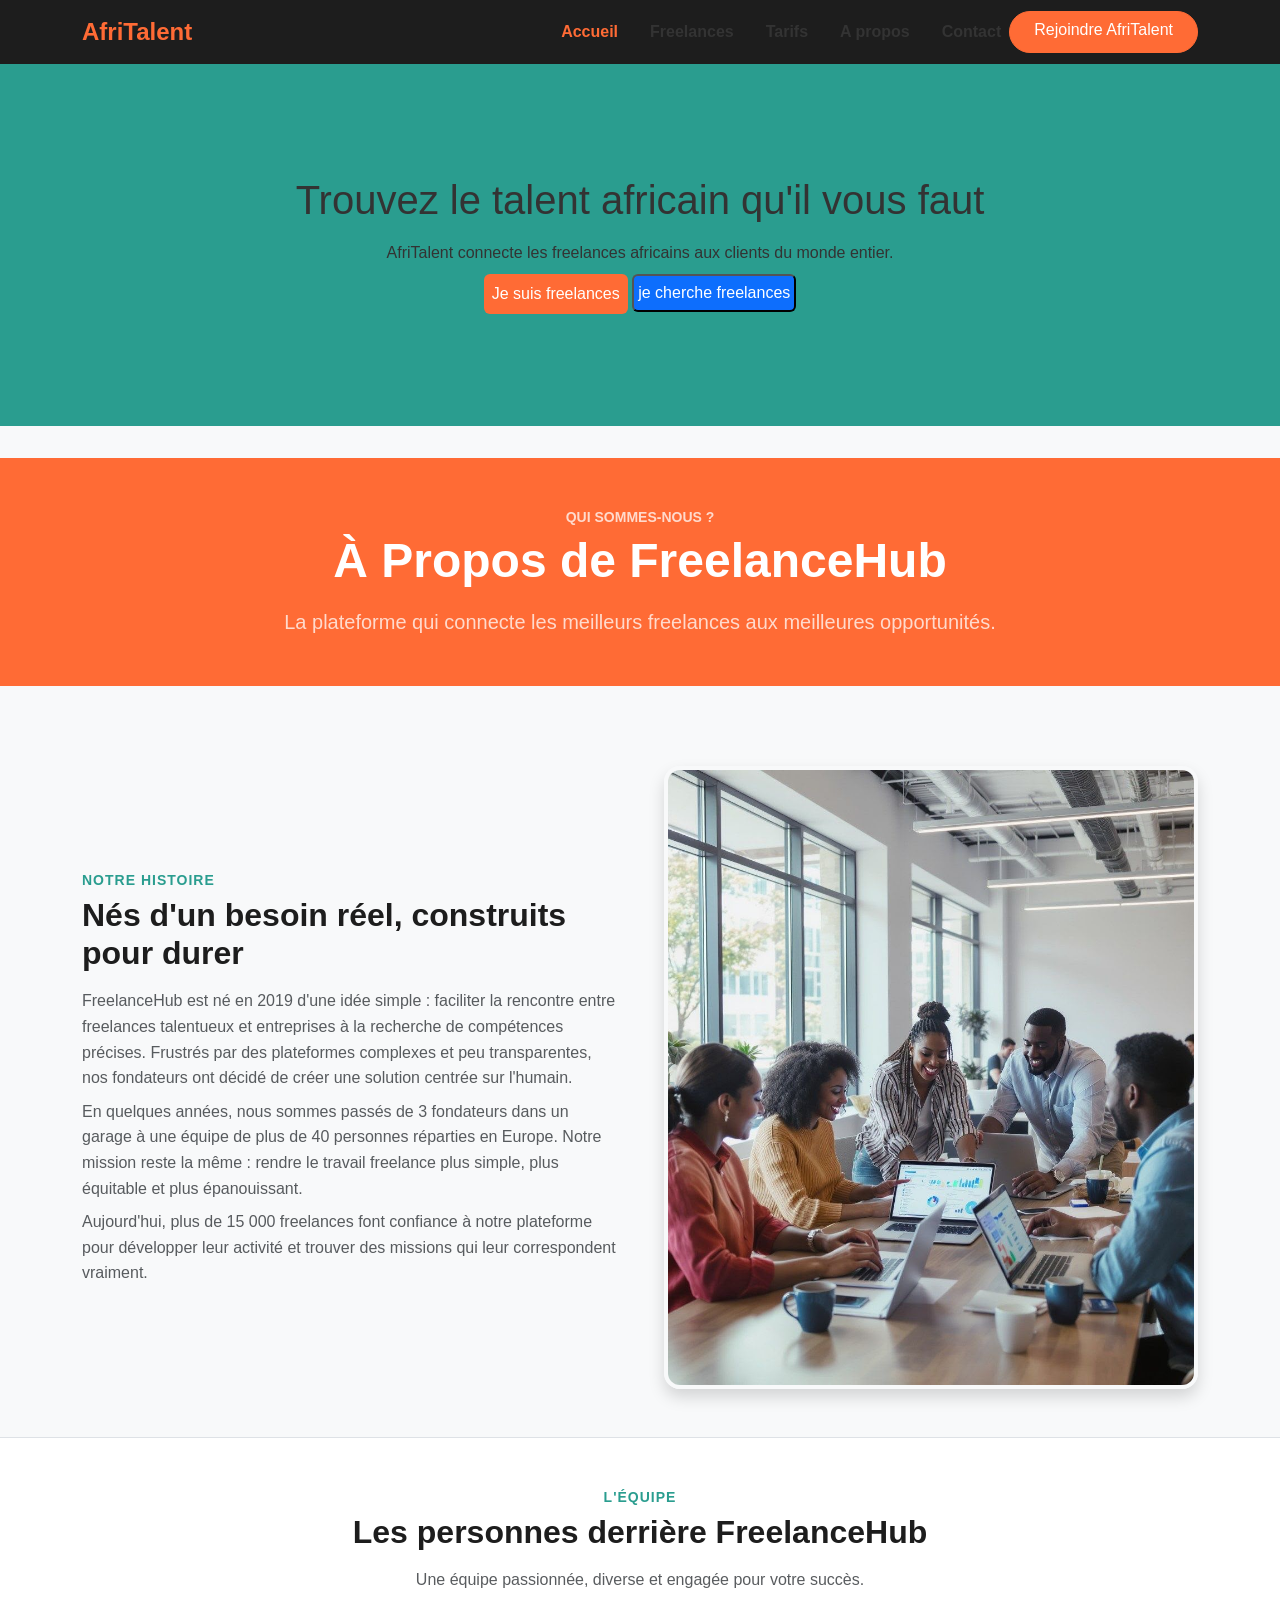
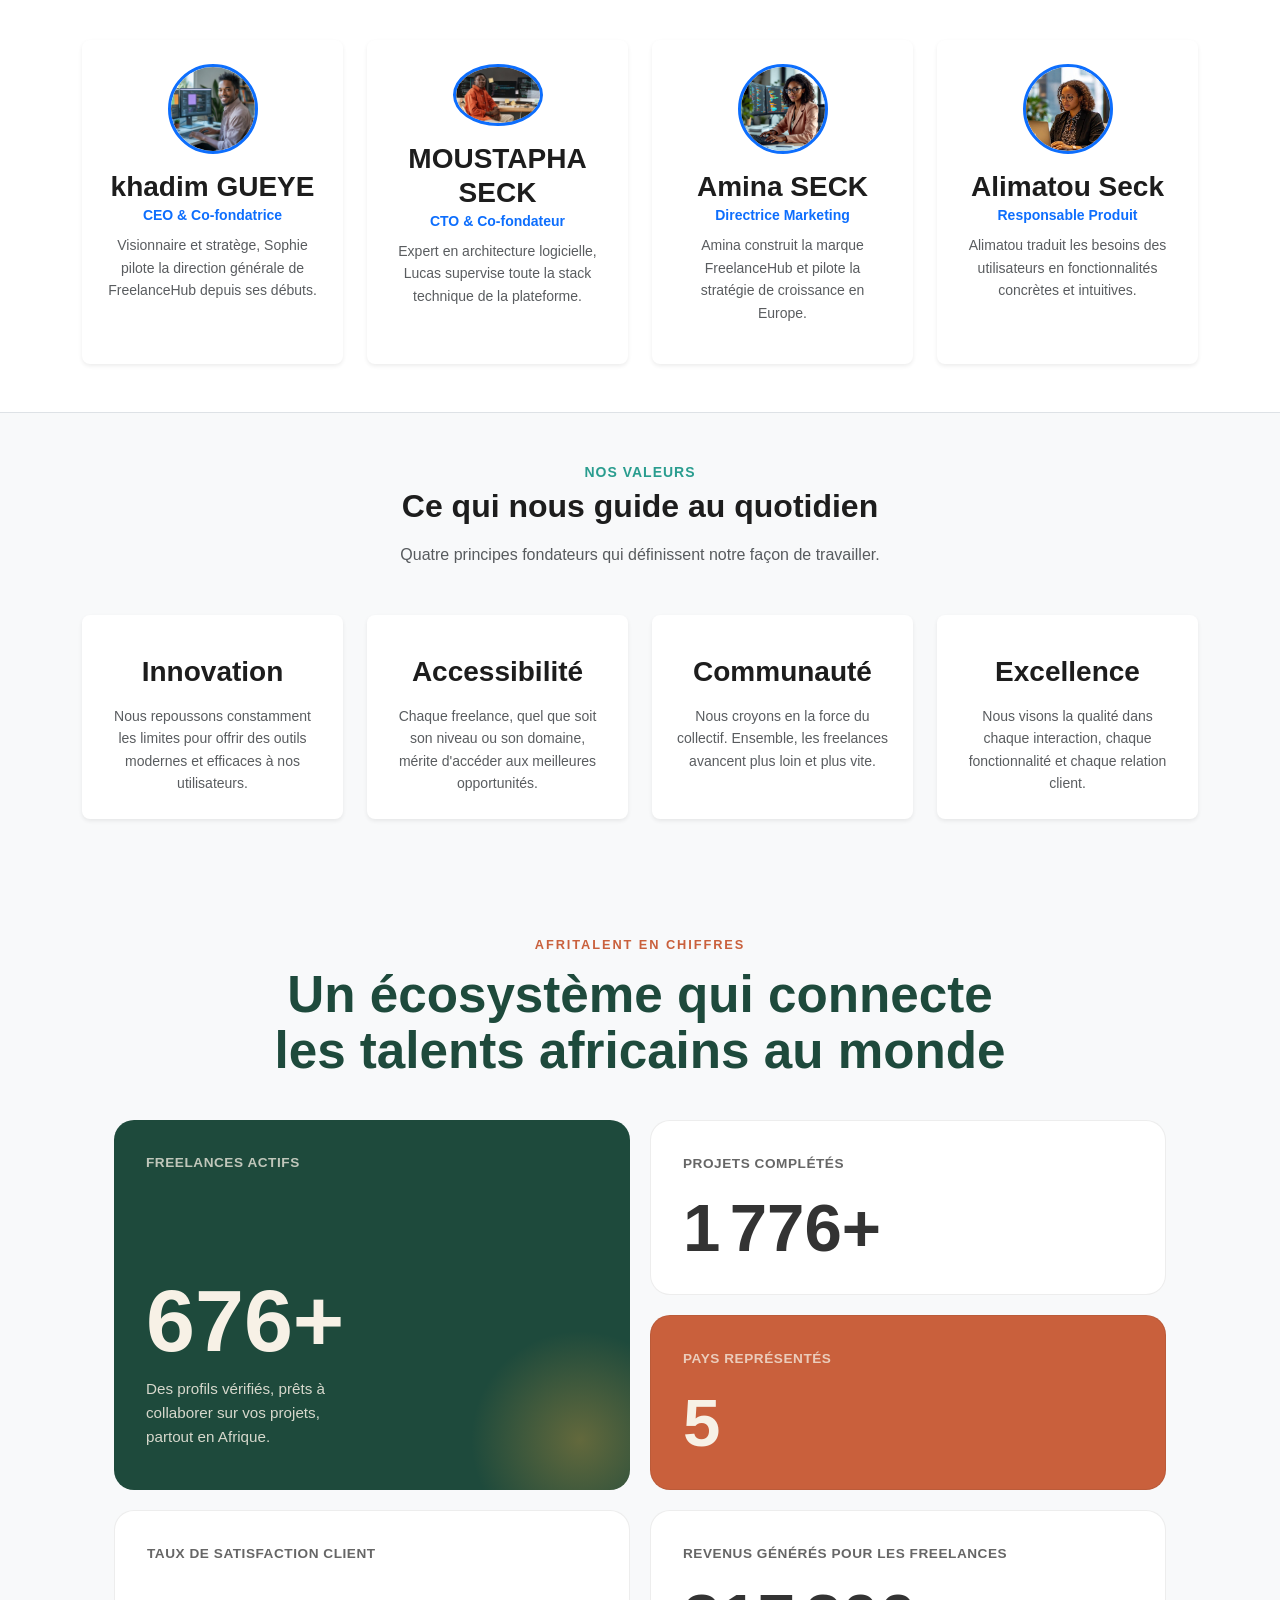
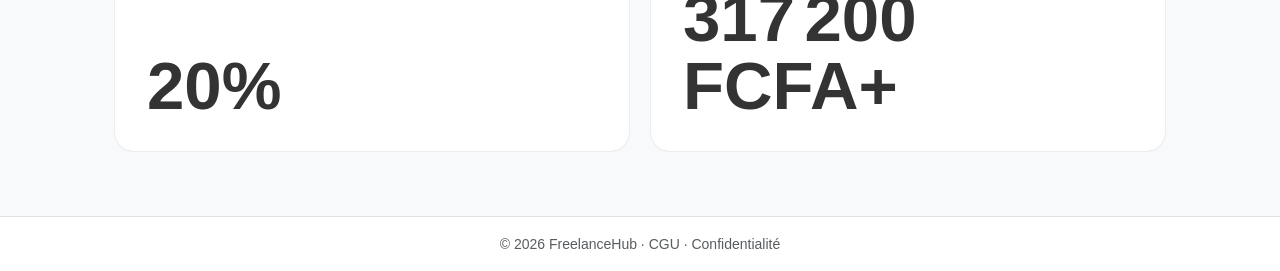
<file: about.html>
<!DOCTYPE html>
<html lang="fr">
<head> 
<meta charset="UTF-8"> 
<meta name="viewport" content="width=device-width, initial-scale=1.0"> 
<title>AfriTalent — Accueil</title> 
<!-- Bootstrap 5 via CDN : feuille de style --> 
<link 
href="https://cdn.jsdelivr.net/npm/bootstrap@5.3.0/dist/css/bootstrap.min.css" 
rel="stylesheet"> 
<!-- Votre feuille de style personnelle --> 
<link rel="stylesheet" href="css/style.css">
</head>
<body> 
<!-- Le contenu de la page sera ajoute ici --> 
<!-- Bootstrap 5 via CDN : script JavaScript --> 
<script 
src="https://cdn.jsdelivr.net/npm/bootstrap@5.3.0/dist/js/bootstrap.bundle.min.js"
></script> 
<!-- Votre script JavaScript --> 
<script src="js/main.js"></script>

<nav class="navbar navbar-expand-lg navbar-dark bg-dark"> 
<div class="container"> 
<a class="navbar-brand" href="index.html">AfriTalent</a> 
<button class="navbar-toggler" type="button" 
data-bs-toggle="collapse" 
data-bs-target="#navMenu" 
aria-controls="navMenu" 
aria-expanded="false" 
aria-label="Toggle navigation"> 
<span class="navbar-toggler-icon"></span> 
</button> 
<div class="collapse navbar-collapse" id="navMenu"> 
<ul class="navbar-nav ms-auto"> 
<li class="nav-item"><a class="nav-link active" 
href="index.html">Accueil</a></li> 
<li class="nav-item"><a class="nav-link" 
href="freelances.html">Freelances</a></li> 
<li class="nav-item"><a class="nav-link" 
href="tarifs.html">Tarifs</a></li> 
<li class="nav-item"><a class="nav-link" href="about.html">A 
propos</a></li> <li class="nav-item"><a class="nav-link" 
href="contact.html">Contact</a></li> 
<a href="index.html" class="btn btn-primary rounded-pill px-4">Rejoindre AfriTalent</a>

</ul> 
</div>


</div> 
</nav> 
<!-- Contenu principal --> 
<main> 
<!-- Section Hero : accroche principale --> 
<section id="hero"> 
<div class="container py-5"> 
<h1>Trouvez le talent africain qu'il vous faut</h1> 
<p>AfriTalent connecte les freelances africains aux clients du 
monde entier.</p> 
<a href="freelances.html" class="btn btn-primary  p-2 rounded">Je suis freelances</a> 
<button class="text-white bg-primary p-1 rounded">je cherche freelances</button>
</div> 
</section> 
<section>
  <div class="bg-primary text-white text-center py-5">
    <div class="container">
      <p class="text-uppercase fw-bold small opacity-75 mb-1">Qui sommes-nous ?</p>
      <h1 class="display-5 fw-bold">À Propos de FreelanceHub</h1>
      <p class="lead opacity-75 mb-0">La plateforme qui connecte les meilleurs freelances aux meilleures opportunités.</p>
    </div>
  </div>
</section>

  <!-- notre histoire-->
  <div class="container py-5">
    <div class="row align-items-center g-5">
      <div class="col-12 col-lg-6">
        <p class="text-primary text-uppercase fw-bold small mb-1">Notre Histoire</p>
        <h2 class="fw-bold mb-3">Nés d'un besoin réel, construits pour durer</h2>
        <p class="text-muted">
          FreelanceHub est né en 2019 d'une idée simple : faciliter la rencontre entre freelances talentueux et entreprises à la recherche de compétences précises. Frustrés par des plateformes complexes et peu transparentes, nos fondateurs ont décidé de créer une solution centrée sur l'humain.
        </p>
        <p class="text-muted">
          En quelques années, nous sommes passés de 3 fondateurs dans un garage à une équipe de plus de 40 personnes réparties en Europe. Notre mission reste la même : rendre le travail freelance plus simple, plus équitable et plus épanouissant.
        </p>
        <p class="text-muted mb-0">
          Aujourd'hui, plus de 15 000 freelances font confiance à notre plateforme pour développer leur activité et trouver des missions qui leur correspondent vraiment.
        </p>
      </div>
      <div class="col-12 col-lg-6 text-center">
        <img
          src="images/histoire.jpeg"
          alt="Notre histoire"
          class="img-fluid rounded-4 shadow"
        >
      </div>
    </div>
  </div>

  <!-- L'ÉQUIPE -->
  <div class="bg-white py-5 border-top border-bottom">
    <div class="container">
      <div class="text-center mb-5">
        <p class="text-primary text-uppercase fw-bold small mb-1">L'équipe</p>
        <h2 class="fw-bold">Les personnes derrière FreelanceHub</h2>
        <p class="text-muted">Une équipe passionnée, diverse et engagée pour votre succès.</p>
      </div>

      <div class="row g-4 justify-content-center">

        <!-- Membre 1 -->
        <div class="col-12 col-sm-6 col-lg-3">
          <div class="card border-0 shadow-sm text-center h-100">
            <div class="card-body p-4">
              <img
                src="images/about2.jpeg"
                alt="nos menbre"
                class="rounded-circle mb-3 border border-3 border-primary"
                width="90" height="90"
              >
              <h3 class="fw-bold mb-0">khadim GUEYE</h3>
              <p class="text-primary small fw-semibold mb-2">CEO & Co-fondatrice</p>
              <p class="text-muted small mb-3">Visionnaire et stratège, Sophie pilote la direction générale de FreelanceHub depuis ses débuts.</p>
              <div class="d-flex justify-content-center gap-3">
                <a href="#" class="text-muted fs-5"><i class="bi bi-linkedin"></i></a>
                <a href="#" class="text-muted fs-5"><i class="bi bi-twitter-x"></i></a>
                <a href="#" class="text-muted fs-5"><i class="bi bi-globe"></i></a>
              </div>
            </div>
          </div>
        </div>

        <!-- Membre 2 -->
        <div class="col-12 col-sm-6 col-lg-3">
          <div class="card border-0 shadow-sm text-center h-100">
            <div class="card-body p-4">
              <img
                src="images/About1.jpeg"
                alt="nos menbre"
                class="rounded-circle mb-3 border border-3 border-primary"
                width="90" height="90"
              >
              <h3 class="fw-bold mb-0">MOUSTAPHA SECK</h3>
              <p class="text-primary small fw-semibold mb-2">CTO & Co-fondateur</p>
              <p class="text-muted small mb-3">Expert en architecture logicielle, Lucas supervise toute la stack technique de la plateforme.</p>
              <div class="d-flex justify-content-center gap-3">
                <a href="#" class="text-muted fs-5"><i class="bi bi-linkedin"></i></a>
                <a href="#" class="text-muted fs-5"><i class="bi bi-github"></i></a>
                <a href="#" class="text-muted fs-5"><i class="bi bi-twitter-x"></i></a>
              </div>
            </div>
          </div>
        </div>

        <!-- Membre 3 -->
        <div class="col-12 col-sm-6 col-lg-3">
          <div class="card border-0 shadow-sm text-center h-100">
            <div class="card-body p-4">
              <img
                src="images/about3.jpeg"
                alt=" nos menbre" class="rounded-circle mb-3 border border-3 border-primary"
                  width="90" height="90"
              >
              <h3 class="fw-bold mb-0">Amina SECK</h3>
              <p class="text-primary small fw-semibold mb-2">Directrice Marketing</p>
              <p class="text-muted small mb-3">Amina construit la marque FreelanceHub et pilote la stratégie de croissance en Europe.</p>
              <div class="d-flex justify-content-center gap-3">
                <a href="#" class="text-muted fs-5"><i class="bi bi-linkedin"></i></a>
                <a href="#" class="text-muted fs-5"><i class="bi bi-instagram"></i></a>
                <a href="#" class="text-muted fs-5"><i class="bi bi-twitter-x"></i></a>
              </div>
            </div>
          </div>
        </div>

        <!-- Membre 4 -->
        <div class="col-12 col-sm-6 col-lg-3">
          <div class="card border-0 shadow-sm text-center h-100">
            <div class="card-body p-4">
              <img
                src="images/about4.jpeg"
                alt=""
                class="rounded-circle mb-3 border border-3 border-primary"
                width="90" height="90"
              >
              <h3 class="fw-bold mb-0">Alimatou Seck</h3>
              <p class="text-primary small fw-semibold mb-2">Responsable Produit</p>
              <p class="text-muted small mb-3">Alimatou  traduit les besoins des utilisateurs en fonctionnalités concrètes et intuitives.</p>
              <div class="d-flex justify-content-center gap-3">
                <a href="#" class="text-muted fs-5"><i class="bi bi-linkedin"></i></a>
                <a href="#" class="text-muted fs-5"><i class="bi bi-twitter-x"></i></a>
                <a href="#" class="text-muted fs-5"><i class="bi bi-globe"></i></a>
              </div>
            </div>
          </div>
        </div>

      </div>
    </div>
  </div>

  <!-- NOS VALEURS -->
  <div class="container py-5">
    <div class="text-center mb-5">
      <p class="text-primary text-uppercase fw-bold small mb-1">Nos Valeurs</p>
      <h2 class="fw-bold">Ce qui nous guide au quotidien</h2>
      <p class="text-muted">Quatre principes fondateurs qui définissent notre façon de travailler.</p>
    </div>

    <div class="row g-4">

      <div class="col-12 col-sm-6 col-lg-3">
        <div class="card border-0 shadow-sm h-100 text-center p-4">
          <div class="text-primary mb-3 fs-1">
            <i class="bi bi-lightbulb-fill"></i>
          </div>
          <h3 class="fw-bold">Innovation</h3>
          <p class="text-muted small mb-0">Nous repoussons constamment les limites pour offrir des outils modernes et efficaces à nos utilisateurs.</p>
        </div>
      </div>

      <div class="col-12 col-sm-6 col-lg-3">
        <div class="card border-0 shadow-sm h-100 text-center p-4">
          <div class="text-success mb-3 fs-1">
            <i class="bi bi-universal-access-circle"></i>
          </div>
          <h3 class="fw-bold">Accessibilité</h3>
          <p class="text-muted small mb-0">Chaque freelance, quel que soit son niveau ou son domaine, mérite d'accéder aux meilleures opportunités.</p>
        </div>
      </div>

      <div class="col-12 col-sm-6 col-lg-3">
        <div class="card border-0 shadow-sm h-100 text-center p-4">
          <div class="text-warning mb-3 fs-1">
            <i class="bi bi-people-fill"></i>
          </div>
          <h3 class="fw-bold">Communauté</h3>
          <p class="text-muted small mb-0">Nous croyons en la force du collectif. Ensemble, les freelances avancent plus loin et plus vite.</p>
        </div>
      </div>

      <div class="col-12 col-sm-6 col-lg-3">
        <div class="card border-0 shadow-sm h-100 text-center p-4">
          <div class="text-danger mb-3 fs-1">
            <i class="bi bi-trophy-fill"></i>
          </div>
          <h3 class="fw-bold">Excellence</h3>
          <p class="text-muted small mb-0">Nous visons la qualité dans chaque interaction, chaque fonctionnalité et chaque relation client.</p>
        </div>
      </div>

    </div>
  </div>

  <section class="stats-section">

  <div class="stats-header fade-in">
    <span class="eyebrow">AfriTalent en chiffres</span>
    <h2>Un écosystème qui connecte<br>les talents africains au monde</h2>
  </div>

  <div class="bento-grid">

    <div class="bento-card featured fade-in">
      <span class="label">Freelances actifs</span>
      <div>
        <span class="number"><span class="counter" data-target="3200">0</span><span class="suffix">+</span></span>
        <p class="caption">Des profils vérifiés, prêts à collaborer sur vos projets, partout en Afrique.</p>
      </div>
    </div>

    <div class="bento-card fade-in">
      <span class="label">Projets complétés</span>
      <span class="number"><span class="counter" data-target="8400">0</span><span class="suffix">+</span></span>
    </div>

    <div class="bento-card accent fade-in">
      <span class="label">Pays représentés</span>
      <span class="number"><span class="counter" data-target="24">0</span></span>
    </div>

    <div class="bento-card fade-in" style="grid-column: span 2;">
      <span class="label">Taux de satisfaction client</span>
      <span class="number"><span class="counter" data-target="97">0</span><span class="suffix">%</span></span>
    </div>

    <div class="bento-card fade-in" style="grid-column: span 2;">
      <span class="label">Revenus générés pour les freelances</span>
      <span class="number"><span class="counter" data-target="1500000">0</span><span class="suffix"> FCFA+</span></span>
    </div>

  </div>

</section>





  
  <footer class="text-center py-3 text-muted small border-top bg-white">
    © 2026 FreelanceHub · <a href="#" class="text-muted">CGU</a> · <a href="#" class="text-muted">Confidentialité</a>
  </footer>

  
<!-- Bootstrap 5 via CDN : script JavaScript --> 
<script 
src="https://cdn.jsdelivr.net/npm/bootstrap@5.3.0/dist/js/bootstrap.bundle.min.js"
></script> 
<!-- Votre script JavaScript -->
 </main> 
<script src="js/main.js"></script>


</body>
</html>
</file>
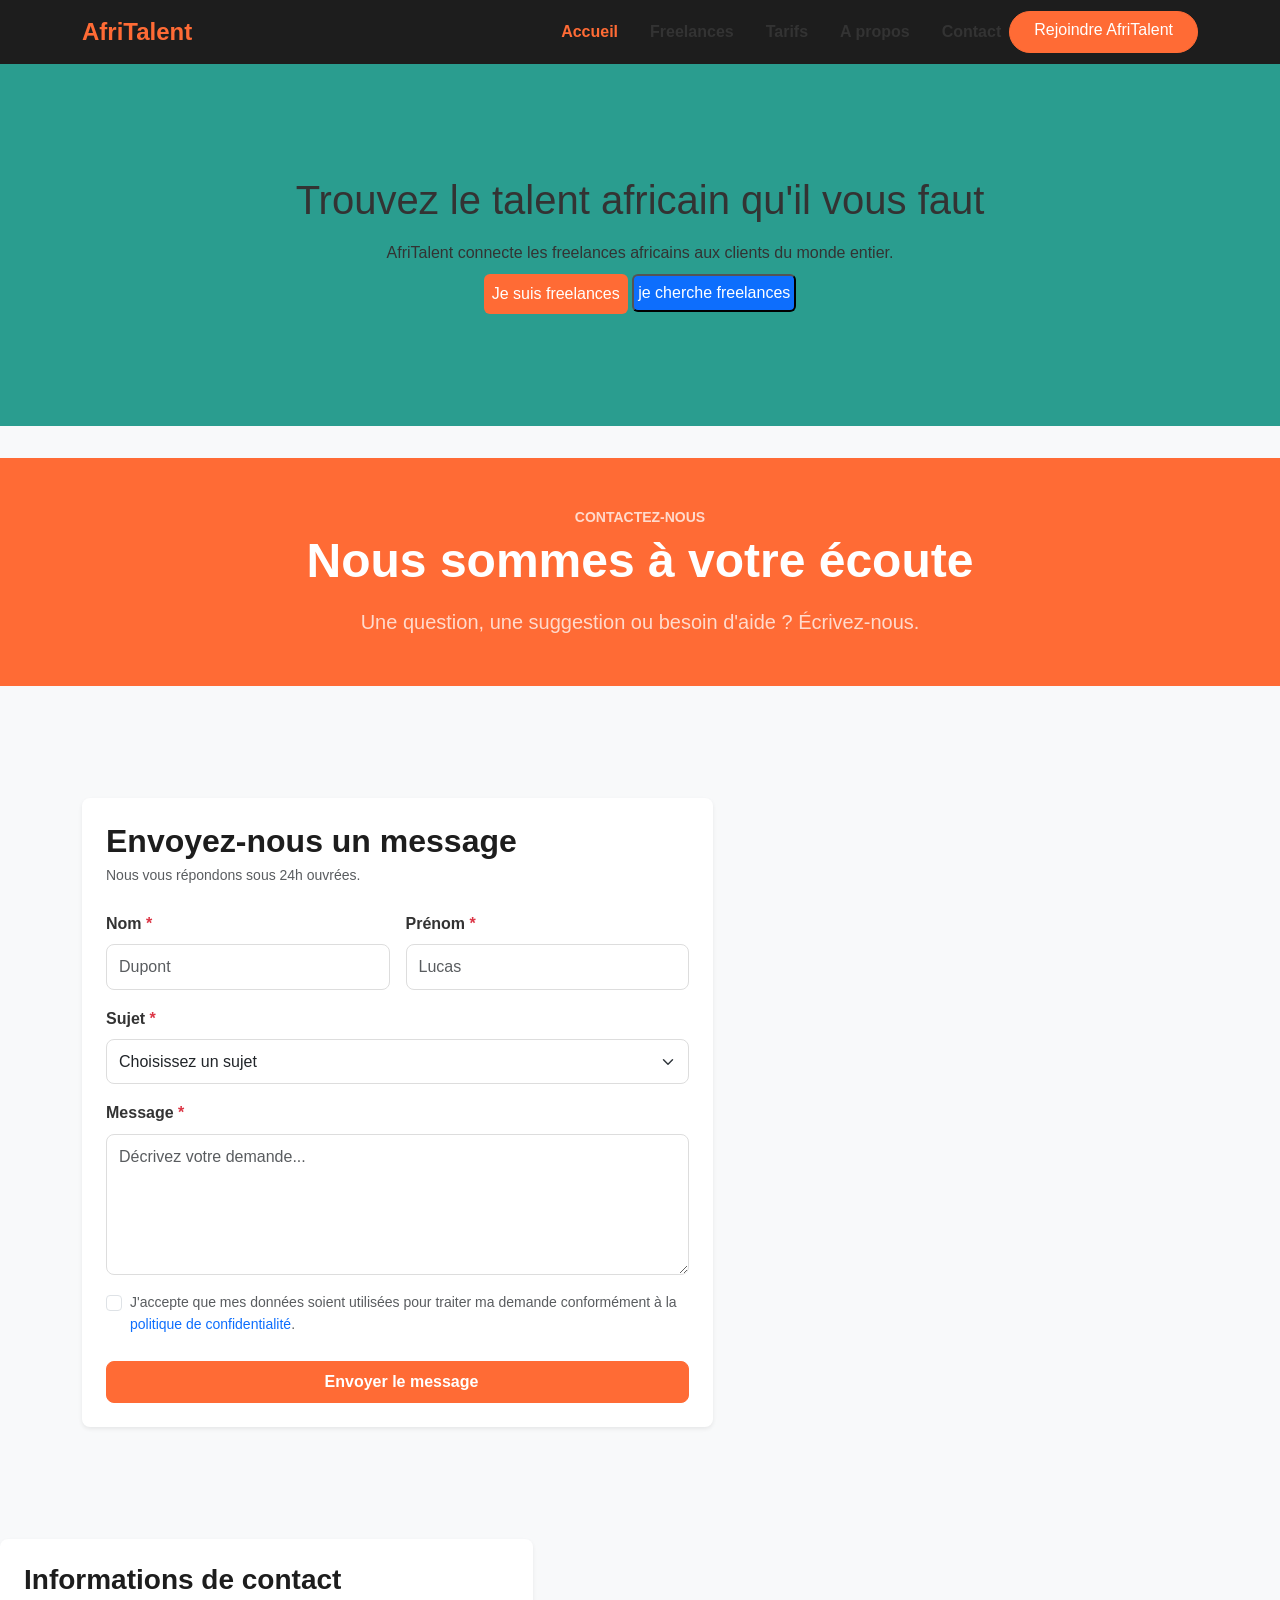
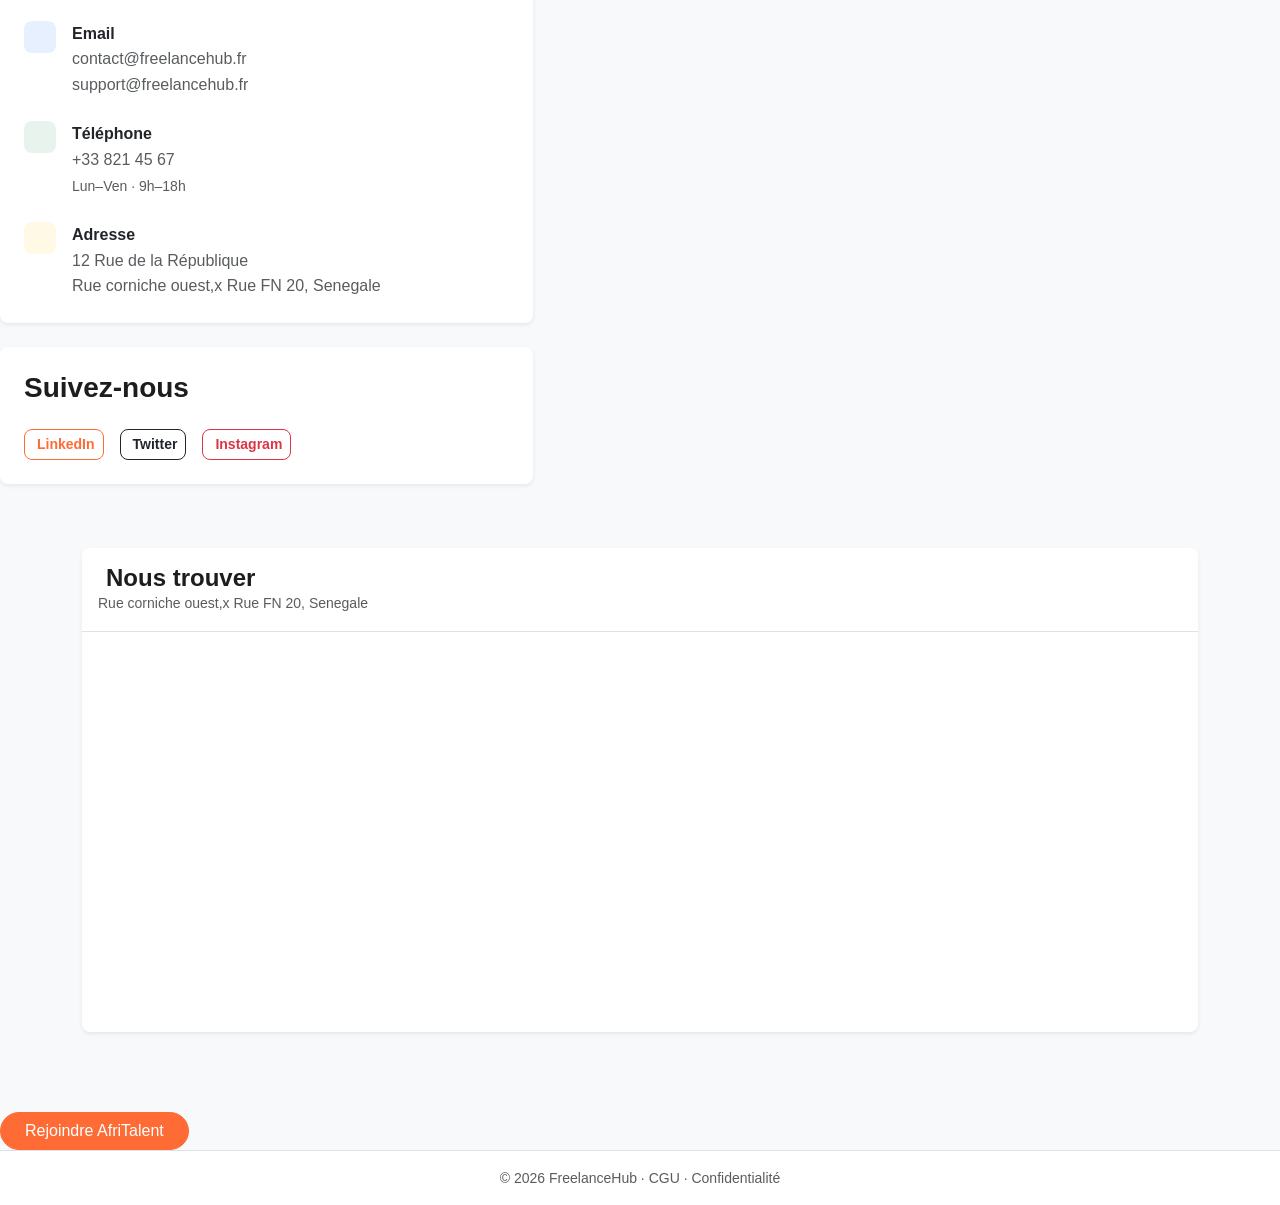
<file: contact.html>
<!DOCTYPE html>
<html lang="fr">
<head> 
<meta charset="UTF-8"> 
<meta name="viewport" content="width=device-width, initial-scale=1.0"> 
<title>AfriTalent — Accueil</title> 
<!-- Bootstrap 5 via CDN : feuille de style --> 
<link 
href="https://cdn.jsdelivr.net/npm/bootstrap@5.3.0/dist/css/bootstrap.min.css" 
rel="stylesheet"> 
<!-- Votre feuille de style personnelle --> 
<link rel="stylesheet" href="css/style.css">
</head>
<body> 
<!-- Le contenu de la page sera ajoute ici --> 
<!-- Bootstrap 5 via CDN : script JavaScript --> 
<script 
src="https://cdn.jsdelivr.net/npm/bootstrap@5.3.0/dist/js/bootstrap.bundle.min.js"
></script> 
<!-- Votre script JavaScript --> 
<script src="js/main.js"></script>

<nav class="navbar navbar-expand-lg navbar-dark bg-dark"> 
<div class="container"> 
<a class="navbar-brand" href="index.html">AfriTalent</a> 
<button class="navbar-toggler" type="button" 
data-bs-toggle="collapse" 
data-bs-target="#navMenu" 
aria-controls="navMenu" 
aria-expanded="false" 
aria-label="Toggle navigation"> 
<span class="navbar-toggler-icon"></span> 
</button> 
<div class="collapse navbar-collapse" id="navMenu"> 
<ul class="navbar-nav ms-auto"> 
<li class="nav-item"><a class="nav-link active" 
href="index.html">Accueil</a></li> 
<li class="nav-item"><a class="nav-link" 
href="freelances.html">Freelances</a></li> 
<li class="nav-item"><a class="nav-link" 
href="tarifs.html">Tarifs</a></li> 
<li class="nav-item"><a class="nav-link" href="about.html">A 
propos</a></li> <li class="nav-item"><a class="nav-link" 
href="contact.html">Contact</a></li> 
<a href="index.html" class="btn btn-primary rounded-pill px-4">Rejoindre AfriTalent</a>

</ul> 
</div>


</div> 
</nav> 
<!-- Contenu principal --> 
<main> 
<!-- Section Hero : accroche principale --> 
<section id="hero"> 
<div class="container py-5"> 
<h1>Trouvez le talent africain qu'il vous faut</h1> 
<p>AfriTalent connecte les freelances africains aux clients du 
monde entier.</p> 
<a href="freelances.html" class="btn btn-primary  p-2 rounded">Je suis freelances</a> 
<button class="text-white bg-primary p-1 rounded">je cherche freelances</button>
</div> 
</section> 
<section>
  <div class="bg-primary text-white text-center py-5">
    <div class="container">
      <p class="text-uppercase fw-bold small opacity-75 mb-1">Contactez-nous</p>
      <h1 class="display-5 fw-bold">Nous sommes à votre écoute</h1>
      <p class="lead opacity-75 mb-0">Une question, une suggestion ou besoin d'aide ? Écrivez-nous.</p>
    </div>
  </div>
</section>

  <section>
  <div class="container py-5">
    <div class="row g-5 align-items-start">

      
      <div class="col-12 col-lg-7">
        <div class="card border-0 shadow-sm p-4">
          <h2 class="fw-bold mb-1">Envoyez-nous un message</h2>
          <p class="text-muted small mb-4">Nous vous répondons sous 24h ouvrées.</p>

          <div class="row g-3">

            <div class="col-12 col-sm-6">
              <label class="form-label fw-semibold">Nom <span class="text-danger">*</span></label>
              <input type="text" class="form-control" placeholder="Dupont" >
            </div>

            <div class="col-12 col-sm-6">
              <label class="form-label fw-semibold">Prénom <span class="text-danger">*</span></label>
              <input type="text" class="form-control" placeholder="Lucas" >
            </div>

            <div class="col-12">
              <label class="form-label fw-semibold">Sujet <span class="text-danger">*</span></label>
              <select class="form-select">
                <option value="" disabled selected>Choisissez un sujet</option>
                <option>Demande d'information</option>
                <option>Problème technique</option>
                <option>Facturation & abonnement</option>
                <option>Partenariat</option>
                <option>Autre</option>
              </select>
            </div>

            <div class="col-12">
              <label class="form-label fw-semibold">Message <span class="text-danger">*</span></label>
              <textarea class="form-control" rows="5" placeholder="Décrivez votre demande..."></textarea>
            </div>

            <div class="col-12">
              <div class="form-check mb-3">
                <input class="form-check-input" type="checkbox" id="rgpd" >
                <label class="form-check-label text-muted small" for="rgpd">
                  J'accepte que mes données soient utilisées pour traiter ma demande conformément à la <a href="#" class="text-primary">politique de confidentialité</a>.
                </label>
              </div>
              <button type="button" class="btn btn-primary w-100 py-2 fw-semibold">
                <i class="bi bi-send-fill me-2"></i>Envoyer le message
              </button>
            </div>

          </div>
        </div>
      
</div>
</div>
</div>
</section>
<section>
      <div class="col-12 col-lg-5">
        <div class="card border-0 shadow-sm p-4 mb-4">
          <h3 class="fw-bold mb-4">Informations de contact</h3>

          <div class="d-flex align-items-start mb-4">
            <div class="bg-primary bg-opacity-10 text-primary rounded-3 p-3 me-3 fs-4">
              <i class="bi bi-envelope-fill"></i>
            </div>
            <div>
              <p class="fw-semibold mb-0">Email</p>
              <a href="mailto:contact@freelancehub.fr" class="text-muted text-decoration-none">contact@freelancehub.fr</a><br>
              <a href="mailto:support@freelancehub.fr" class="text-muted text-decoration-none">support@freelancehub.fr</a>
            </div>
          </div>

          <div class="d-flex align-items-start mb-4">
            <div class="bg-success bg-opacity-10 text-success rounded-3 p-3 me-3 fs-4">
              <i class="bi bi-telephone-fill"></i>
            </div>
            <div>
              <p class="fw-semibold mb-0">Téléphone</p>
              <a href="tel:+33123456789" class="text-muted text-decoration-none">+33 821 45 67</a><br>
              <span class="text-muted small">Lun–Ven · 9h–18h</span>
            </div>
          </div>

          <div class="d-flex align-items-start">
            <div class="bg-warning bg-opacity-10 text-warning rounded-3 p-3 me-3 fs-4">
              <i class="bi bi-geo-alt-fill"></i>
            </div>
            <div>
              <p class="fw-semibold mb-0">Adresse</p>
              <span class="text-muted">12 Rue de la République<br>Rue corniche ouest,x Rue FN 20, Senegale</span>
            </div>
          </div>
        </div>

        <!-- Réseaux sociaux -->
        <div class="card border-0 shadow-sm p-4">
          <h3 class="fw-bold mb-3">Suivez-nous</h3>
            <div class="d-flex gap-3">
            <a href="#" class="btn btn-outline-primary btn-sm"><i class="bi bi-linkedin me-1"></i>LinkedIn</a>
            <a href="#" class="btn btn-outline-dark btn-sm"><i class="bi bi-twitter-x me-1"></i>Twitter</a>
            <a href="#" class="btn btn-outline-danger btn-sm"><i class="bi bi-instagram me-1"></i>Instagram</a>
            </div> 
    </div>
    
    
  </div>        
</section>

  <section>
  <div class="container pb-5">
    <div class="card border-0 shadow-sm overflow-hidden">
      <div class="card-header bg-white border-bottom py-3">
        <h4 class="fw-bold mb-0"><i class="bi bi-map-fill text-primary me-2"></i>Nous trouver</h4>
        <p class="text-muted small mb-0">Rue corniche ouest,x Rue FN 20, Senegale</p>
      </div>
      <iframe
        src="https://www.google.com/maps/embed?pb=!1m18!1m12!1m3!1d2624.9916256937595!2d2.3631!3d48.8632!2m3!1f0!2f0!3f0!3m2!1i1024!2i768!4f13.1!3m3!1m2!1s0x47e66e0a6f5a7e43%3A0x0!2zNDjCsDUxJzQ3LjciTiAywo8yMSc0Ny4yIkU!5e0!3m2!1sfr!2sfr!4v1234567890"
        width="600"
        height="400"
        style="border: 0; width: 100%;"
        allowfullscreen=""
        loading="lazy"
        referrerpolicy="no-referrer-when-downgrade"
        title="Localisation FreelanceHub Paris">
      </iframe>
    </div>
  </div>
</section>




<a href="#" class="btn btn-primary rounded-pill px-4">Rejoindre AfriTalent</a>
<button id="darkModeToggle" class="btn btn-outline-light rounded-pill ms-2">
  <i class="bi bi-moon-fill"></i>
</button>
 


  <!-- FOOTER -->
  <footer class="text-center py-3 text-muted small border-top bg-white">
    © 2026 FreelanceHub · <a href="#" class="text-muted">CGU</a> · <a href="#" class="text-muted">Confidentialité</a>
  </footer>

  

<!-- Bootstrap 5 via CDN : script JavaScript --> 
<script 
src="https://cdn.jsdelivr.net/npm/bootstrap@5.3.0/dist/js/bootstrap.bundle.min.js"
></script> 
<!-- Votre script JavaScript --> 
<script src="js/main.js"></script>
</main>

</body>
</html>
</file>
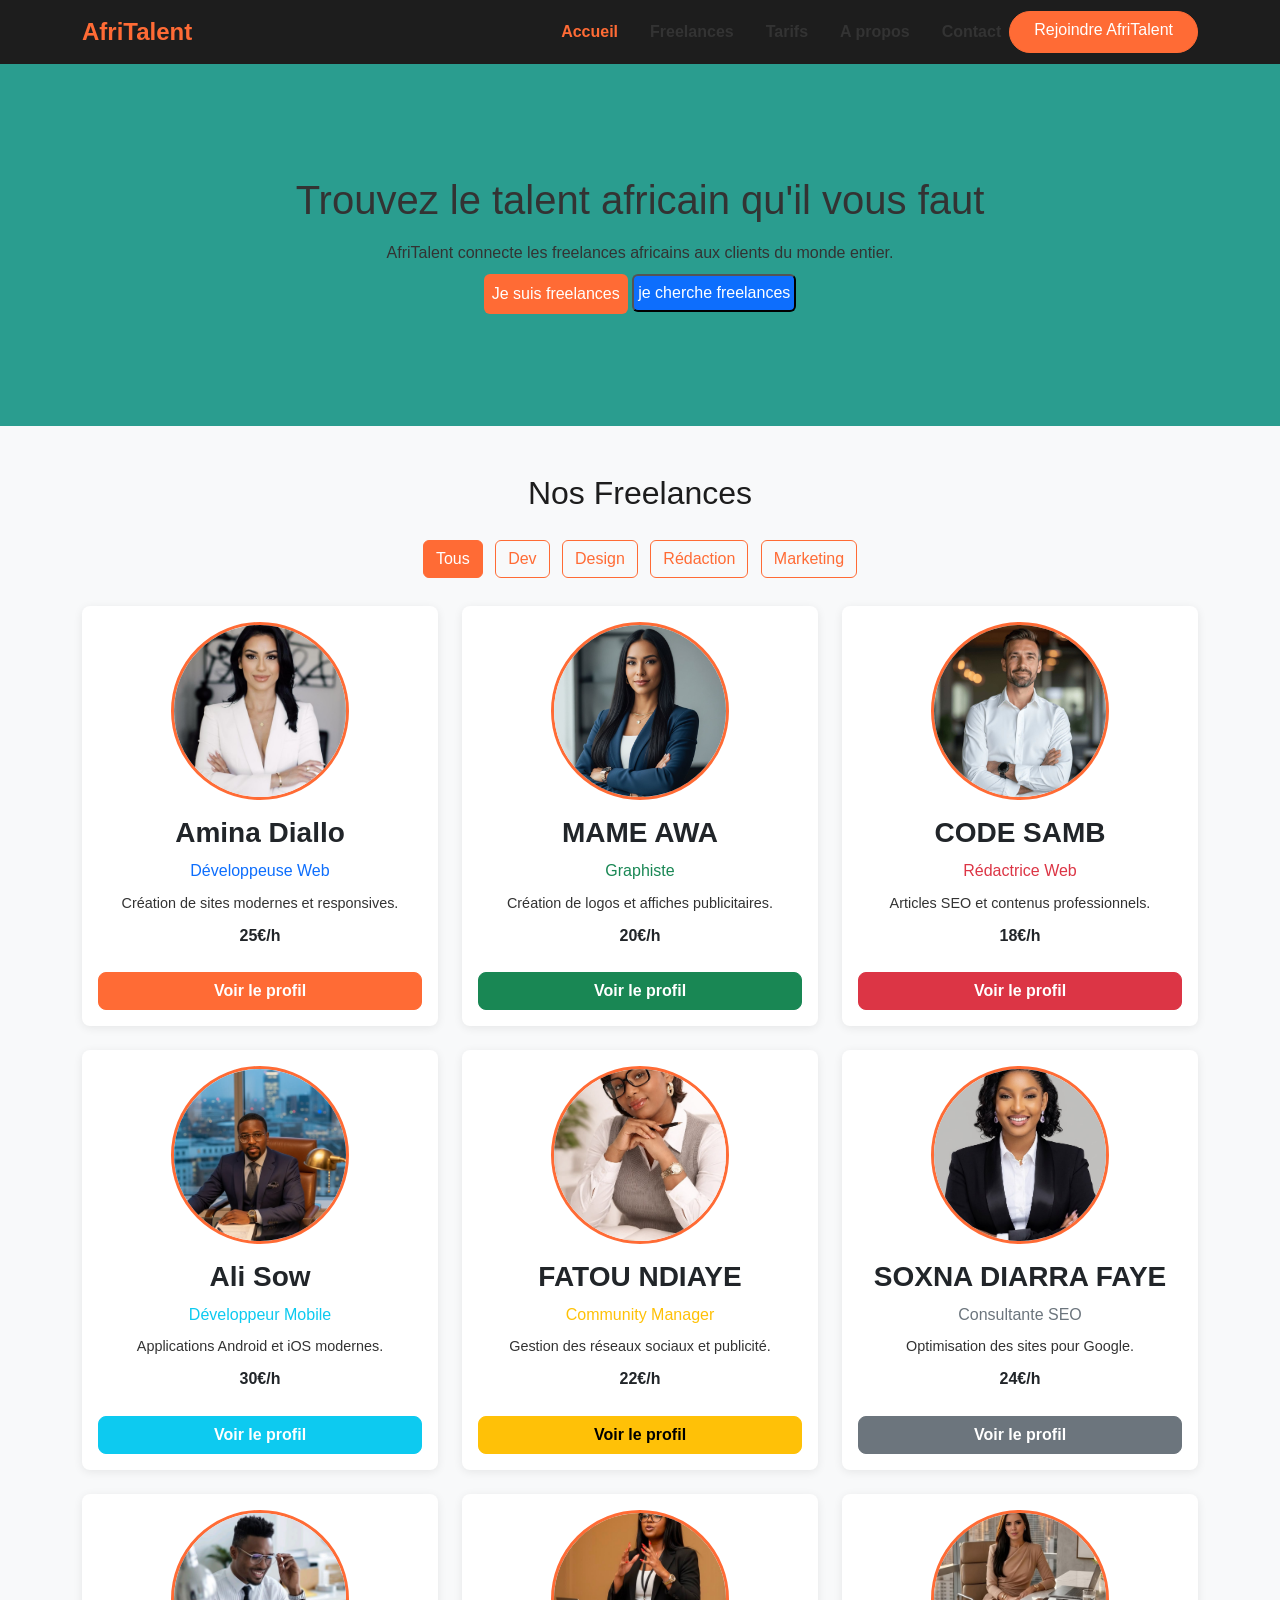
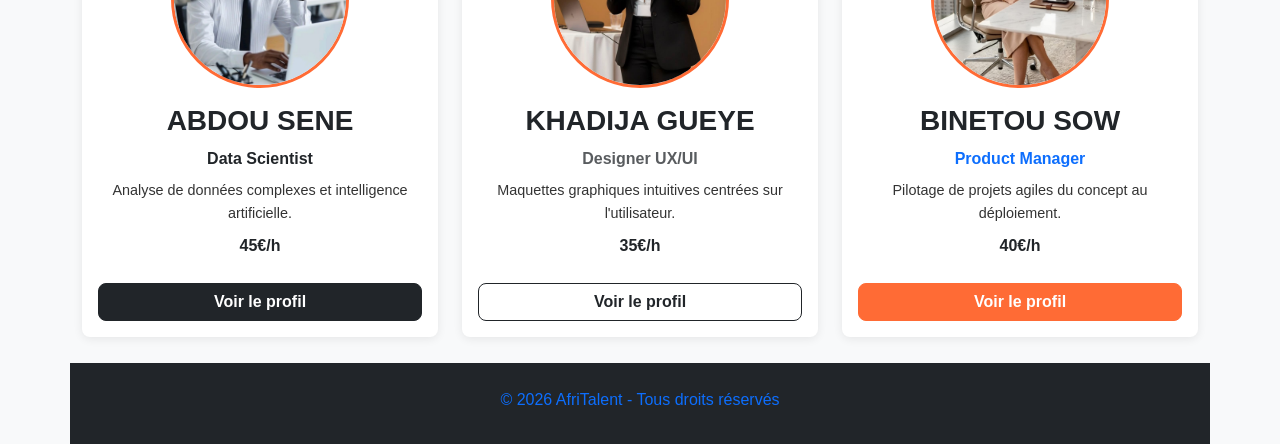
<file: freelances.html>
<!DOCTYPE html>
<html lang="fr">
<head> 
<meta charset="UTF-8"> 
<meta name="viewport" content="width=device-width, initial-scale=1.0"> 
<title>AfriTalent — Accueil</title> 
<!-- Bootstrap 5 via CDN : feuille de style --> 
<link 
href="https://cdn.jsdelivr.net/npm/bootstrap@5.3.0/dist/css/bootstrap.min.css" 
rel="stylesheet"> 
<!-- Votre feuille de style personnelle --> 
<link rel="stylesheet" href="css/style.css">
</head>
<body> 
<!-- Le contenu de la page sera ajoute ici --> 
<!-- Bootstrap 5 via CDN : script JavaScript --> 
<script 
src="https://cdn.jsdelivr.net/npm/bootstrap@5.3.0/dist/js/bootstrap.bundle.min.js"
></script> 
<!-- Votre script JavaScript --> 
<script src="js/main.js"></script>

  


<nav class="navbar navbar-expand-lg navbar-dark bg-dark"> 
<div class="container"> 
<a class="navbar-brand" href="index.html">AfriTalent</a> 
<button class="navbar-toggler" type="button" 
data-bs-toggle="collapse" 
data-bs-target="#navMenu" 
aria-controls="navMenu" 
aria-expanded="false" 
aria-label="Toggle navigation"> 
<span class="navbar-toggler-icon"></span> 
</button> 
<div class="collapse navbar-collapse" id="navMenu"> 
<ul class="navbar-nav ms-auto"> 
<li class="nav-item"><a class="nav-link active" 
href="index.html">Accueil</a></li> 
<li class="nav-item"><a class="nav-link" 
href="freelances.html">Freelances</a></li> 
<li class="nav-item"><a class="nav-link" 
href="tarifs.html">Tarifs</a></li> 
<li class="nav-item"><a class="nav-link" href="about.html">A 
propos</a></li> <li class="nav-item"><a class="nav-link" 
href="contact.html">Contact</a></li> 
<a href="index.html" class="btn btn-primary rounded-pill px-4">Rejoindre AfriTalent</a>

</ul> 
</div> 
</div> 


</nav>
</nav> 
<!-- Contenu principal --> 
<main> 
<!-- Section Hero : accroche principale --> 
<section id="hero"> 
<div class="container py-5"> 
<h1>Trouvez le talent africain qu'il vous faut</h1> 
<p>AfriTalent connecte les freelances africains aux clients du 
monde entier.</p> 
<a href="freelances.html" class="btn btn-primary  p-2 rounded">Je suis freelances</a> 
<button class="text-white bg-primary p-1 rounded">je cherche freelances</button>
</div> 
</section>
<div class="container mt-5">

  <h2 class="text-center mb-4">Nos Freelances</h2>

  <div id="filtres" class="text-center mb-4">
  <button class="btn btn-primary m-1" data-filtre="tous">Tous</button>
  <button class="btn btn-outline-primary m-1" data-filtre="dev">Dev</button>
  <button class="btn btn-outline-primary m-1" data-filtre="design">Design</button>
  <button class="btn btn-outline-primary m-1" data-filtre="redaction">Rédaction</button>
  <button class="btn btn-outline-primary m-1" data-filtre="marketing">Marketing</button>
</div>

  <div class="row g-4">

    <!-- fre1  -->
    <div class="col-lg-4 col-md-6 col-12" data-categorie="dev">
      <div class="card text-center h-100">
        <img src="images/FRE1.jpeg" alt="freelance" class="card-img-top rounded-circle w-50 mx-auto mt-3">
        <div class="card-body d-flex flex-column h-100">
          <h3 class="card-title">Amina Diallo</h3>
          <p class="text-primary">Développeuse Web</p>
          <p class="card-text">Création de sites modernes et responsives.</p>
          <p><strong>25€/h</strong></p>
          <div class="text-warning mb-3">
            <i class="bi bi-star-fill"></i> <i class="bi bi-star-fill"></i> <i class="bi bi-star-fill"></i> <i class="bi bi-star-fill"></i> <i class="bi bi-star-half"></i>
          </div>
          <button class="btn btn-primary mt-auto">Voir le profil</button>
        </div>
      </div>
    </div>

    <!-- fre 2   -->
    <div class="col-lg-4 col-md-6 col-12" data-categorie="design">
      <div class="card text-center h-100">
        <img src="images/FRE2.jpeg" alt="freelance" class="card-img-top rounded-circle w-50 mx-auto mt-3">
        <div class="card-body d-flex flex-column h-100">
          <h3 class="card-title">MAME AWA</h3>
          <p class="text-success">Graphiste</p>
          <p class="card-text">Création de logos et affiches publicitaires.</p>
          <p><strong>20€/h</strong></p>
          <div class="text-warning mb-3">
            <i class="bi bi-star-fill"></i> <i class="bi bi-star-fill"></i> <i class="bi bi-star-fill"></i> <i class="bi bi-star-fill"></i> <i class="bi bi-star"></i>
          </div>
          <button class="btn btn-success mt-auto">Voir le profil</button>
        </div>
      </div>
    </div>

    <!-- fre 3 : -->
    <div class="col-lg-4 col-md-6 col-12" data-categorie="marketing">
      <div class="card text-center h-100">
        <img src="images/FRE3.jpeg" alt="freelance" class="card-img-top rounded-circle w-50 mx-auto mt-3">
        <div class="card-body d-flex flex-column h-100">
          <h3 class="card-title">CODE SAMB</h3>
          <p class="text-danger">Rédactrice Web</p>
          <p class="card-text">Articles SEO et contenus professionnels.</p>
          <p><strong>18€/h</strong></p>
          <div class="text-warning mb-3">
            <i class="bi bi-star-fill"></i> <i class="bi bi-star-fill"></i> <i class="bi bi-star-fill"></i> <i class="bi bi-star-fill"></i> <i class="bi bi-star-fill"></i>
          </div>
          <button class="btn btn-danger mt-auto">Voir le profil</button>
        </div>
      </div>
    </div>

    <!-- fre 4 -->
    <div class="col-lg-4 col-md-6 col-12" data-categorie="dev">
      <div class="card text-center h-100">
        <img src="images/FRE4.jpeg" alt="freelance" class="card-img-top rounded-circle w-50 mx-auto mt-3">
        <div class="card-body d-flex flex-column h-100">
          <h3 class="card-title">Ali Sow</h3>
          <p class="text-info">Développeur Mobile</p>
          <p class="card-text">Applications Android et iOS modernes.</p>
          <p><strong>30€/h</strong></p>
          <div class="text-warning mb-3">
            <i class="bi bi-star-fill"></i> <i class="bi bi-star-fill"></i> <i class="bi bi-star-fill"></i> <i class="bi bi-star-half"></i> <i class="bi bi-star"></i>
          </div>
          <button class="btn btn-info text-white mt-auto">Voir le profil</button>
        </div>
      </div>
    </div>

    <!-- free5 -->
    <div class="col-lg-4 col-md-6 col-12" data-categorie="marketing">
      <div class="card text-center h-100">
        <img src="images/FRE5.jpeg" alt="freelance" class="card-img-top rounded-circle w-50 mx-auto mt-3">
        <div class="card-body d-flex flex-column h-100">
          <h3 class="card-title">FATOU NDIAYE</h3>
          <p class="text-warning">Community Manager</p>
          <p class="card-text">Gestion des réseaux sociaux et publicité.</p>
          <p><strong>22€/h</strong></p>
          <div class="text-warning mb-3">
            <i class="bi bi-star-fill"></i> <i class="bi bi-star-fill"></i> <i class="bi bi-star-fill"></i> <i class="bi bi-star-fill"></i> <i class="bi bi-star-half"></i>
          </div>
          <button class="btn btn-warning mt-auto">Voir le profil</button>
        </div>
      </div>
    </div>

    <!-- free 6  -->
    <div class="col-lg-4 col-md-6 col-12" data-categorie="redaction">
      <div class="card text-center h-100">
        <img src="images/FRE6.jpeg" alt="freelance" class="card-img-top rounded-circle w-50 mx-auto mt-3">
        <div class="card-body d-flex flex-column h-100">
          <h3 class="card-title"> SOXNA DIARRA FAYE</h3>
          <p class="text-secondary">Consultante SEO</p>
          <p class="card-text">Optimisation des sites pour Google.</p>
          <p><strong>24€/h</strong></p>
          <div class="text-warning mb-3">
            <i class="bi bi-star-fill"></i> <i class="bi bi-star-fill"></i> <i class="bi bi-star-fill"></i> <i class="bi bi-star-fill"></i> <i class="bi bi-star"></i>
          </div>
          <button class="btn btn-secondary mt-auto">Voir le profil</button>
        </div>
      </div>
    </div>

    <!-- free7  -->
    <div class="col-lg-4 col-md-6 col-12" data-categorie="dev">
      <div class="card text-center h-100">
        <img src="images/fre7.jpeg" alt="freelance" class="card-img-top rounded-circle w-50 mx-auto mt-3">
        <div class="card-body d-flex flex-column h-100">
          <h3 class="card-title">ABDOU SENE</h3>
          <p class="text-dark fw-bold">Data Scientist</p>
          <p class="card-text">Analyse de données complexes et intelligence artificielle.</p>
          <p><strong>45€/h</strong></p>
          <div class="text-warning mb-3">
            <i class="bi bi-star-fill"></i> <i class="bi bi-star-fill"></i> <i class="bi bi-star-fill"></i> <i class="bi bi-star-fill"></i> <i class="bi bi-star-fill"></i>
          </div>
          <button class="btn btn-dark mt-auto">Voir le profil</button>
        </div>
      </div>
    </div>

    <!-- fre 8 : -->
    <div class="col-lg-4 col-md-6 col-12" data-categorie="design">
      <div class="card text-center h-100">
        <img src="images/fre8.jpeg" alt="freelance" class="card-img-top rounded-circle w-50 mx-auto mt-3">
        <div class="card-body d-flex flex-column h-100">
          <h3 class="card-title">KHADIJA GUEYE</h3>
          <p class="text-muted fw-bold">Designer UX/UI</p>
          <p class="card-text">Maquettes graphiques intuitives centrées sur l'utilisateur.</p>
          <p><strong>35€/h</strong></p>
          <div class="text-warning mb-3">
            <i class="bi bi-star-fill"></i> <i class="bi bi-star-fill"></i> <i class="bi bi-star-fill"></i> <i class="bi bi-star-fill"></i> <i class="bi bi-star"></i>
          </div>
          <button class="btn btn-outline-dark mt-auto">Voir le profil</button>
        </div>
      </div>
    </div>

    <!-- free9 -->
    <div class="col-lg-4 col-md-6 col-12" data-categorie="redaction">
      <div class="card text-center h-100">
        <img src="images/fre95.jpeg" alt="freelance" class="card-img-top rounded-circle w-50 mx-auto mt-3">
        <div class="card-body d-flex flex-column h-100">
          <h3 class="card-title">BINETOU SOW</h3>
          <p class="text-primary fw-bold">Product Manager</p>
          <p class="card-text">Pilotage de projets agiles du concept au déploiement.</p>
          <p><strong>40€/h</strong></p>
          <div class="text-warning mb-3">
            <i class="bi bi-star-fill"></i> <i class="bi bi-star-fill"></i> <i class="bi bi-star-fill"></i> <i class="bi bi-star-fill"></i> <i class="bi bi-star-half"></i>
          </div>
          <button class="btn btn-primary mt-auto">Voir le profil</button>
        </div>
      </div>
    </div>

  </div>
</div>




<button id="darkModeToggle" class="btn btn-outline-light rounded-pill ms-2">
  <i class="bi bi-moon-fill"></i>
</button>
 



<footer>
  <div class="container py-4 bg-dark">
    <p class="text-primary text-center"> &copy; 2026 AfriTalent - Tous droits réservés</p>

  </div>
</footer>




<button id="backToTop" class="back-to-top" title="Retour en haut">
  <i class="bi bi-arrow-up"></i>
</button>

</main>
<!-- Bootstrap 5 via CDN : script JavaScript --> 
<script 
src="https://cdn.jsdelivr.net/npm/bootstrap@5.3.0/dist/js/bootstrap.bundle.min.js"
></script> 
<!-- Votre script JavaScript --> 
<script src="js/main.js"></script>
         



 
</body>

</html>
</file>
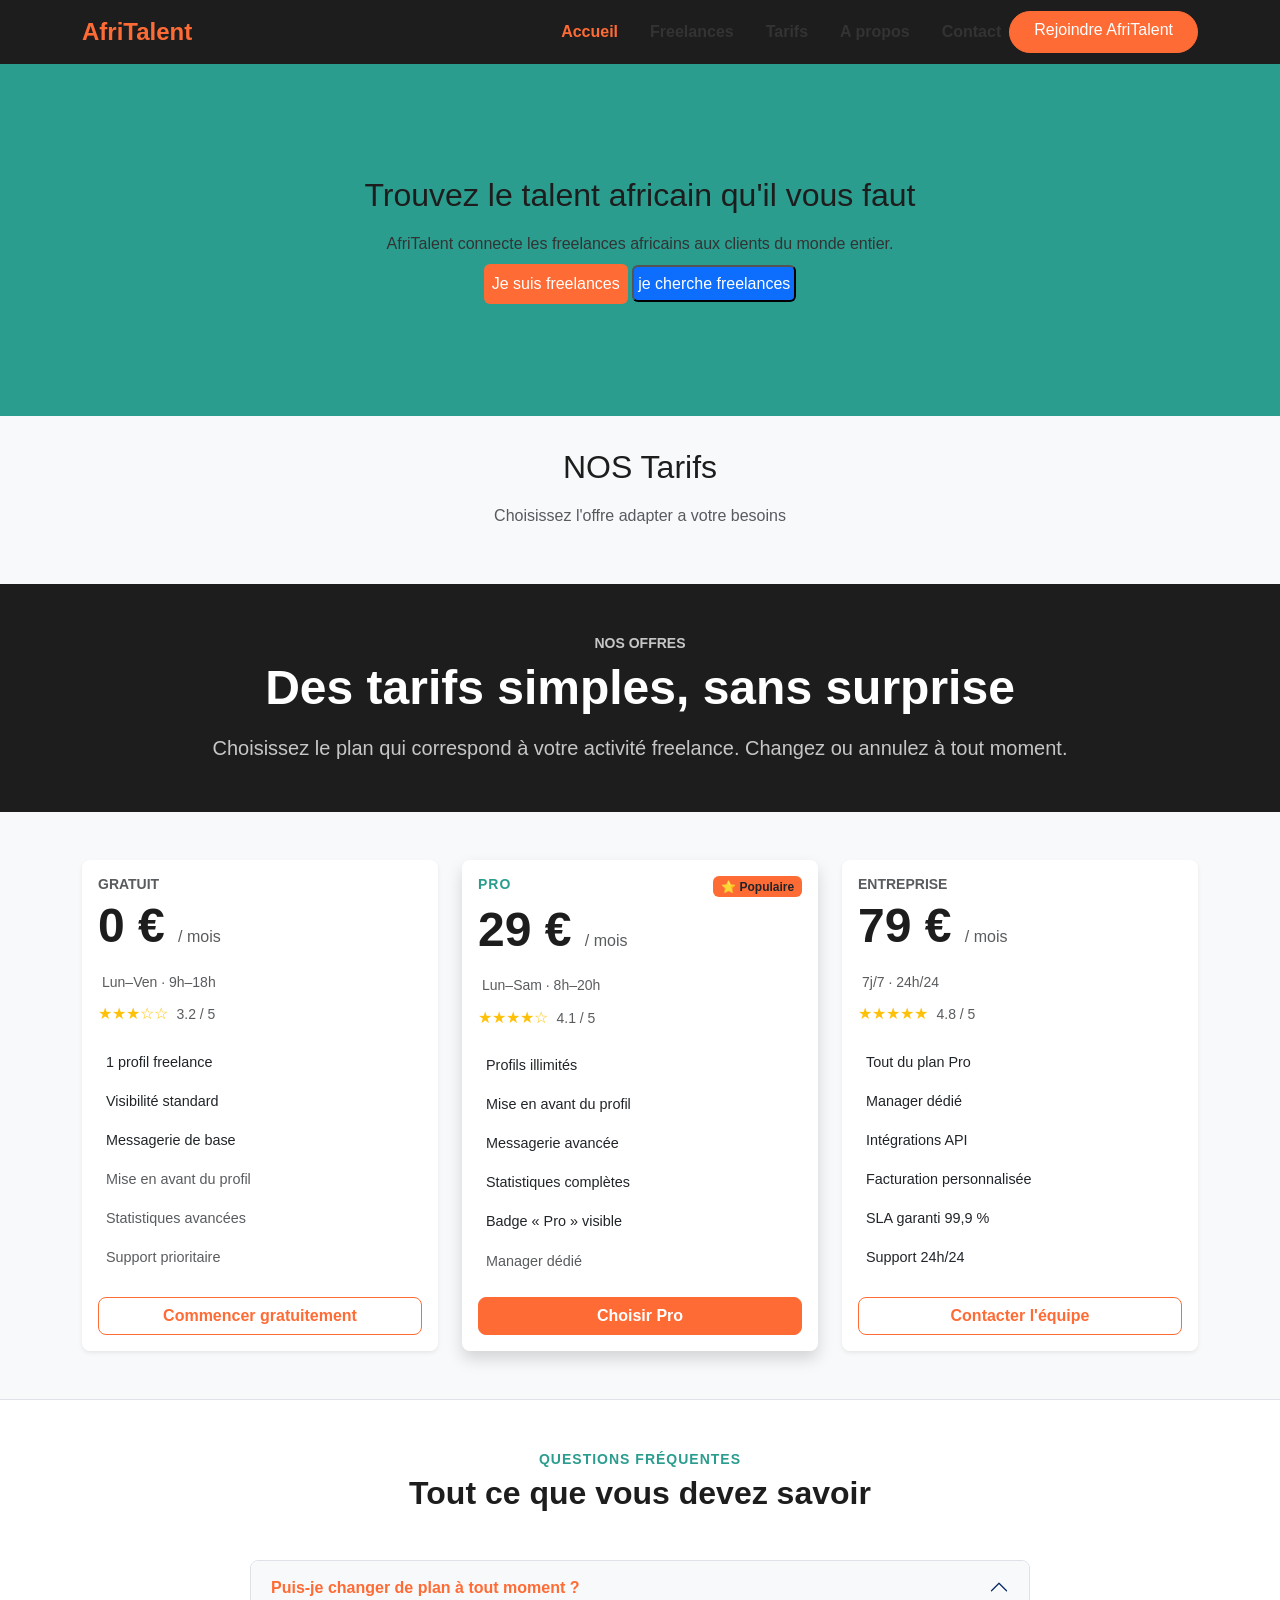
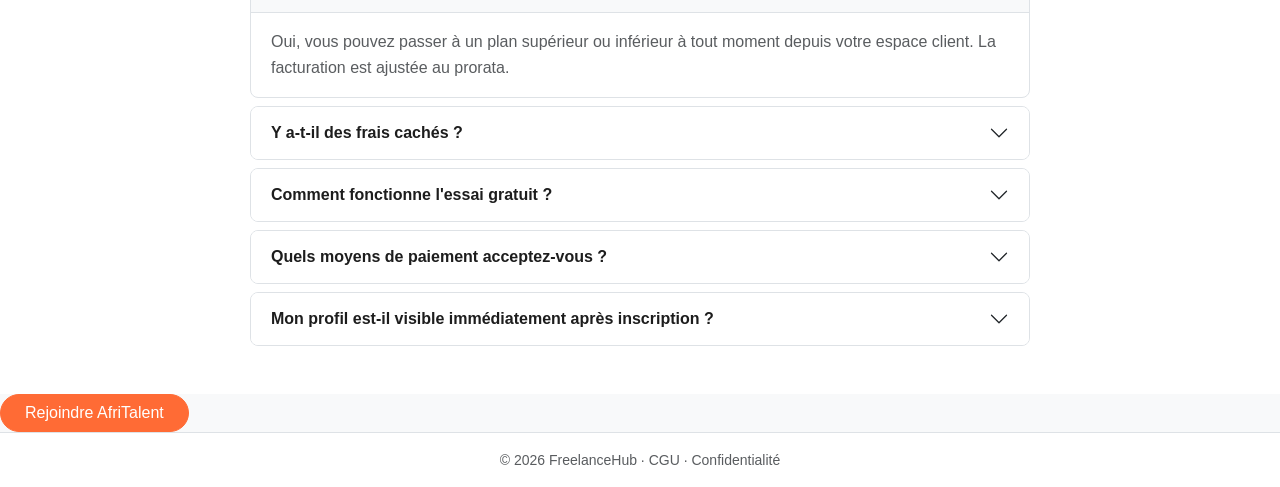
<file: tarifs.html>
<!DOCTYPE html>
<html lang="fr">
<head> 
<meta charset="UTF-8"> 
<meta name="viewport" content="width=device-width, initial-scale=1.0"> 
<title>AfriTalent — Accueil</title> 
<!-- Bootstrap 5 via CDN : feuille de style --> 
<link 
href="https://cdn.jsdelivr.net/npm/bootstrap@5.3.0/dist/css/bootstrap.min.css" 
rel="stylesheet"> 
<!-- Votre feuille de style personnelle --> 
<link rel="stylesheet" href="css/style.css">
</head>
<body> 
<!-- Le contenu de la page sera ajoute ici --> 
<!-- Bootstrap 5 via CDN : script JavaScript --> 
<script 
src="https://cdn.jsdelivr.net/npm/bootstrap@5.3.0/dist/js/bootstrap.bundle.min.js"
></script> 
<!-- Votre script JavaScript --> 
<script src="js/main.js"></script>


<nav class="navbar navbar-expand-lg navbar-dark bg-dark"> 
<div class="container"> 
<a class="navbar-brand" href="index.html">AfriTalent</a> 
<button class="navbar-toggler" type="button" 
data-bs-toggle="collapse" 
data-bs-target="#navMenu" 
aria-controls="navMenu" 
aria-expanded="false" 
aria-label="Toggle navigation"> 
<span class="navbar-toggler-icon"></span> 
</button> 
<div class="collapse navbar-collapse" id="navMenu"> 
<ul class="navbar-nav ms-auto"> 
<li class="nav-item"><a class="nav-link active" 
href="index.html">Accueil</a></li> 
<li class="nav-item"><a class="nav-link" 
href="freelances.html">Freelances</a></li> 
<li class="nav-item"><a class="nav-link" 
href="tarifs.html">Tarifs</a></li> 
<li class="nav-item"><a class="nav-link" href="about.html">A 
propos</a></li> <li class="nav-item"><a class="nav-link" 
href="contact.html">Contact</a></li> 
<a href="index.html" class="btn btn-primary rounded-pill px-4">Rejoindre AfriTalent</a>

</ul> 
</div>

</div>

 
</nav> 
<!-- Contenu principal --> 
<main> 
<!-- Section Hero : accroche principale --> 
<section id="hero"> 
<div class="container py-5"> 
<h2>Trouvez le talent africain qu'il vous faut</h2> 
<p>AfriTalent connecte les freelances africains aux clients du 
monde entier.</p> 
<a href="freelances.html" class="btn btn-primary  p-2 rounded">Je suis freelances</a> 
<button class="text-white bg-primary p-1 rounded">je cherche freelances</button>
</div> 
</section>

<section class="text-center mb-3">
  <h2> NOS Tarifs</h2>
  <P class="text-muted"> Choisissez l'offre adapter a votre besoins</P>

</section>

<div class="bg-dark text-white text-center py-5">
    <div class="container">
      <p class="text-uppercase fw-bold small opacity-75 mb-1">Nos offres</p>
      <h1 class="display-5 fw-bold">Des tarifs simples, sans surprise</h1>
      <p class="lead opacity-75 mb-0">Choisissez le plan qui correspond à votre activité freelance. Changez ou annulez à tout moment.</p>
    </div>
  </div>

  <!-- PRICING CARDS -->
  <div class="container py-5">
    <div class="row g-4 justify-content-center align-items-stretch">

      <!-- Gratuit -->
      <div class="col-12 col-md-6 col-lg-4">
        <div class="card h-100 shadow-sm border-0">
          <div class="card-body d-flex flex-column">
            <h2 class="text-uppercase text-muted fw-bold small mb-1">Gratuit</h2>
            <h2 class="fw-bold display-5">0 € <small class="fs-6 text-muted fw-normal">/ mois</small></h2>
            <p class="text-muted small"><i class="bi bi-clock me-1"></i>Lun–Ven · 9h–18h</p>
            <div class="mb-3">
              <span class="text-warning">★★★☆☆</span>
              <span class="text-muted small ms-1">3.2 / 5</span>
            </div>
            <ul class="list-group list-group-flush flex-grow-1 mb-3">
              <li class="list-group-item px-0"><i class="bi bi-check-circle-fill text-success me-2"></i>1 profil freelance</li>
              <li class="list-group-item px-0"><i class="bi bi-check-circle-fill text-success me-2"></i>Visibilité standard</li>
              <li class="list-group-item px-0"><i class="bi bi-check-circle-fill text-success me-2"></i>Messagerie de base</li>
              <li class="list-group-item px-0 text-muted"><i class="bi bi-x-circle-fill text-danger me-2"></i>Mise en avant du profil</li>
              <li class="list-group-item px-0 text-muted"><i class="bi bi-x-circle-fill text-danger me-2"></i>Statistiques avancées</li>
              <li class="list-group-item px-0 text-muted"><i class="bi bi-x-circle-fill text-danger me-2"></i>Support prioritaire</li>
            </ul>
            <a href="#" class="btn btn-outline-primary w-100 mt-auto">Commencer gratuitement</a>
          </div>
        </div>
      </div>

      <!-- Pro (Populaire) -->
      <div class="col-12 col-md-6 col-lg-4">
        <div class="card h-100 shadow border-primary border-2">
          <div class="card-body d-flex flex-column">
            <div class="d-flex justify-content-between align-items-start mb-1">
              <h3 class="text-uppercase text-primary fw-bold small mb-0">Pro</h3>
              <span class="badge bg-warning text-dark">⭐ Populaire</span>
            </div>
            <h2 class="fw-bold display-5">29 € <small class="fs-6 text-muted fw-normal">/ mois</small></h2>
            <p class="text-muted small"><i class="bi bi-clock me-1"></i>Lun–Sam · 8h–20h</p>
            <div class="mb-3">
              <span class="text-warning">★★★★☆</span>
              <span class="text-muted small ms-1">4.1 / 5</span>
            </div>
            <ul class="list-group list-group-flush flex-grow-1 mb-3">
              <li class="list-group-item px-0"><i class="bi bi-check-circle-fill text-success me-2"></i>Profils illimités</li>
              <li class="list-group-item px-0"><i class="bi bi-check-circle-fill text-success me-2"></i>Mise en avant du profil</li>
              <li class="list-group-item px-0"><i class="bi bi-check-circle-fill text-success me-2"></i>Messagerie avancée</li>
              <li class="list-group-item px-0"><i class="bi bi-check-circle-fill text-success me-2"></i>Statistiques complètes</li>
              <li class="list-group-item px-0"><i class="bi bi-check-circle-fill text-success me-2"></i>Badge « Pro » visible</li>
              <li class="list-group-item px-0 text-muted"><i class="bi bi-x-circle-fill text-danger me-2"></i>Manager dédié</li>
            </ul>
            <a href="#" class="btn btn-primary w-100 mt-auto">Choisir Pro</a>
          </div>
        </div>
      </div>

      <!-- Entreprise -->
      <div class="col-12 col-md-6 col-lg-4">
        <div class="card h-100 shadow-sm border-0">
          <div class="card-body d-flex flex-column">
            <h3 class="text-uppercase text-muted fw-bold small mb-1">Entreprise</h3>
            <h2 class="fw-bold display-5">79 € <small class="fs-6 text-muted fw-normal">/ mois</small></h2>
            <p class="text-muted small"><i class="bi bi-clock me-1"></i>7j/7 · 24h/24</p>
            <div class="mb-3">
              <span class="text-warning">★★★★★</span>
              <span class="text-muted small ms-1">4.8 / 5</span>
            </div>
            <ul class="list-group list-group-flush flex-grow-1 mb-3">
              <li class="list-group-item px-0"><i class="bi bi-check-circle-fill text-success me-2"></i>Tout du plan Pro</li>
              <li class="list-group-item px-0"><i class="bi bi-check-circle-fill text-success me-2"></i>Manager dédié</li>
              <li class="list-group-item px-0"><i class="bi bi-check-circle-fill text-success me-2"></i>Intégrations API</li>
              <li class="list-group-item px-0"><i class="bi bi-check-circle-fill text-success me-2"></i>Facturation personnalisée</li>
              <li class="list-group-item px-0"><i class="bi bi-check-circle-fill text-success me-2"></i>SLA garanti 99,9 %</li>
              <li class="list-group-item px-0"><i class="bi bi-check-circle-fill text-success me-2"></i>Support 24h/24</li>
            </ul>
            <a href="#" class="btn btn-outline-primary w-100 mt-auto">Contacter l'équipe</a>
          </div>
        </div>
      </div>

    </div>
  </div>

  <!-- FAQ -->
  <div class="bg-white py-5 border-top">
    <div class="container">
      <div class="text-center mb-5">
        <p class="text-primary text-uppercase fw-bold small mb-1">Questions fréquentes</p>
        <h2 class="fw-bold">Tout ce que vous devez savoir</h2>
      </div>

      <div class="accordion mx-auto" id="faqAccordion" style="max-width:780px">

        <div class="accordion-item mb-2 border rounded">
          <h2 class="accordion-header">
            <button class="accordion-button fw-semibold" type="button" data-bs-toggle="collapse" data-bs-target="#faq1">
              Puis-je changer de plan à tout moment ?
            </button>
          </h2>
          <div id="faq1" class="accordion-collapse collapse show" data-bs-parent="#faqAccordion">
            <div class="accordion-body text-muted">
              Oui, vous pouvez passer à un plan supérieur ou inférieur à tout moment depuis votre espace client. La facturation est ajustée au prorata.
            </div>
          </div>
        </div>

        <div class="accordion-item mb-2 border rounded">
          <h2 class="accordion-header">
            <button class="accordion-button collapsed fw-semibold" type="button" data-bs-toggle="collapse" data-bs-target="#faq2">
              Y a-t-il des frais cachés ?
            </button>
          </h2>
          <div id="faq2" class="accordion-collapse collapse" data-bs-parent="#faqAccordion">
            <div class="accordion-body text-muted">
              Non. Le prix affiché est le prix final, TVA comprise. Aucun frais de mise en service ni de résiliation.
            </div>
          </div>
        </div>

        <div class="accordion-item mb-2 border rounded">
          <h2 class="accordion-header">
            <button class="accordion-button collapsed fw-semibold" type="button" data-bs-toggle="collapse" data-bs-target="#faq3">
              Comment fonctionne l'essai gratuit ?
            </button>
          </h2>
          <div id="faq3" class="accordion-collapse collapse" data-bs-parent="#faqAccordion">
            <div class="accordion-body text-muted">
              Le plan Gratuit est disponible sans limite de durée. Pour les plans payants, un essai de 14 jours est offert sans carte bancaire requise.
            </div>
          </div>
        </div>

        <div class="accordion-item mb-2 border rounded">
          <h2 class="accordion-header">
            <button class="accordion-button collapsed fw-semibold" type="button" data-bs-toggle="collapse" data-bs-target="#faq4">
              Quels moyens de paiement acceptez-vous ?
            </button>
          </h2>
          <div id="faq4" class="accordion-collapse collapse" data-bs-parent="#faqAccordion">
            <div class="accordion-body text-muted">
              Carte bancaire (Visa, Mastercard), PayPal, et virement bancaire pour les plans Entreprise. Toutes les transactions sont sécurisées via Stripe.
            </div>
          </div>
        </div>

        <div class="accordion-item border rounded">
          <h2 class="accordion-header">
            <button class="accordion-button collapsed fw-semibold" type="button" data-bs-toggle="collapse" data-bs-target="#faq5">
              Mon profil est-il visible immédiatement après inscription ?
            </button>
          </h2>
          <div id="faq5" class="accordion-collapse collapse" data-bs-parent="#faqAccordion">
            <div class="accordion-body text-muted">
              Oui, votre profil est publié dès la validation de votre compte. Une vérification de qualité est effectuée dans les 24h pour les plans Pro et Entreprise.
            </div>
          </div>
        </div>

      </div>
    </div>
  </div>
  
 <a href="#" class="btn btn-primary rounded-pill px-4">Rejoindre AfriTalent</a>
<button id="darkModeToggle" class="btn btn-outline-light rounded-pill ms-2">
  <i class="bi bi-moon-fill"></i>
</button>
  

  
  <footer class="text-center py-3 text-muted small border-top bg-white">
    © 2026 FreelanceHub · <a href="#" class="text-muted">CGU</a> · <a href="#" class="text-muted">Confidentialité</a>
  </footer>


  
  

 
 
  



<!-- Bootstrap 5 via CDN : script JavaScript --> 
<script 
src="https://cdn.jsdelivr.net/npm/bootstrap@5.3.0/dist/js/bootstrap.bundle.min.js"
></script> 
<script src="js/main.js"></script>






    
  </main>    

</body>

</html>
</file>
<file: css/style.css>
:root {
  --color-primary: #FF6B35;     /* Orange africain */
  --color-secondary: #2A9D8F;   /* Vert turquoise */
  --color-dark: #1D1D1D;
  --color-light: #F8F9FA;
  --color-text: #333333;
  --color-white: #FFFF

  --font-heading: 'Poppins', sans-serif;
  --font-body: 'Open Sans', sans-serif;

  --spacing-sm: 0.5rem;
  --spacing-md: 1rem;
  --spacing-lg: 2rem;

  --radius: 8px;
}

/* ============================
   GOOGLE FONTS
============================ */
@import url('https://fonts.googleapis.com/css2?family=Poppins:wght@600;700&family=Open+Sans:wght@400;600&display=swap');

/* ============================
   RESET CSS
============================ */
* {
  margin: 0;
  padding: 0;
  box-sizing: border-box;
}

/* ============================
   STYLES DE BASE
============================ */
body {
  font-family: var(--font-body);
  color: var(--color-text);
  background-color: var(--color-light);
  line-height: 1.6;
}

h1, h2, h3, h4, h5 {
  font-family: var(--font-heading);
  color: var(--color-dark);
  margin-bottom: var(--spacing-md);
}

p {
  margin-bottom: var(--spacing-sm);
}

a {
  text-decoration: none;
}

img {
  max-width: 100%;
  height: auto;
}

/* ============================
   NAVBAR
============================ */
.navbar {
  background-color: var(--color-dark) !important;
  padding: var(--spacing-sm) var(--spacing-lg);
}

.navbar img {
  border-radius: 50%;
}

.navbar-brand {
  font-family: var(--font-heading);
  font-weight: 700;
  color: var(--color-primary) !important;
  font-size: 1.5rem;
}

.navbar-nav .nav-link {
  color: var(--color-white) !important;
  font-weight: 600;
  margin-left: var(--spacing-md);
  transition: color 0.3s ease;
}

.navbar-nav .nav-link:hover,
.navbar-nav .nav-link.active {
  color: var(--color-primary) !important;
}

/* ============================
   SECTIONS GÉNÉRALES
============================ */
section {
  padding: var(--spacing-lg) 0;
}

#hero {
  background-color: var(--color-secondary);
  color: var(--color-white);
  text-align: center;
}

#hero h1 {
  color: var(--color-white);
}

#hero .btn-primary {
  background-color: var(--color-primary);
  border: none;
}

/*  SEc tir page */
.page-header {
  text-align: center;
}

.page-header h1 {
  color: var(--color-secondary);
}

/* ============================
   CARTES FREELANCES
============================ */
.card {
  border: none;
  border-radius: var(--radius);
  box-shadow: 0 2px 10px rgba(0, 0, 0, 0.08);
  transition: transform 0.3s ease, box-shadow 0.3s ease;
}

.card:hover {
  transform: translateY(-5px);
  box-shadow: 0 6px 18px rgba(0, 0, 0, 0.15);
}

.card-img-top {
  border: 3px solid var(--color-primary);
  object-fit: cover;
  aspect-ratio: 1 / 1;
}

.card-title {
  font-family: var(--font-heading);
  font-weight: 700;
}

.card-text {
  font-size: 0.9rem;
  color: var(--color-text);
}

/* ============================
   BOUTONS "VOIR LE PROFIL"
============================ */
.card .btn {
  border-radius: var(--radius);
  font-weight: 600;
  margin-top: var(--spacing-sm);
}


/* ============================
   BANNIÈRE TARIFS (HERO SOMBRE)
============================ */
.bg-dark.text-white.text-center {
  background-color: var(--color-dark) !important;
}

.bg-dark.text-white.text-center h1 {
  color: var(--color-white);
}

/* ============================
   CARTES TARIFS
============================ */
.card.h-100.shadow-sm,
.card.h-100.shadow {
  border-radius: var(--radius);
  transition: transform 0.3s ease, box-shadow 0.3s ease;
}

.card.h-100.shadow-sm:hover,
.card.h-100.shadow:hover {
  transform: translateY(-6px);
}

/* Carte "Pro" mise en avant */
.card.border-primary {
  border-width: 2px !important;
  border-color: var(--color-primary) !important;
  position: relative;
}

.card.border-primary .badge.bg-warning {
  background-color: var(--color-primary) !important;
  color: var(--color-white) !important;
}

/* Prix */
.card h2.display-5 {
  color: var(--color-secondary);
  font-family: var(--font-heading);
}

/* Liste des fonctionnalités */
.list-group-item {
  border: none;
  font-size: 0.9rem;
}

/* Boutons des cartes */
.card .btn {
  border-radius: var(--radius);
  font-weight: 600;
}

.btn-outline-primary {
  border-color: var(--color-primary);
  color: var(--color-primary);
}

.btn-outline-primary:hover {
  background-color: var(--color-primary);
  border-color: var(--color-primary);
  color: var(--color-white);
}

.btn-primary {
  background-color: var(--color-primary);
  border-color: var(--color-primary);
}

.btn-primary:hover {
  background-color: var(--color-secondary);
  border-color: var(--color-secondary);
}

/* =FAQ ACCORDÉON*/
.accordion-button {
  font-family: var(--font-heading);
  color: var(--color-dark);
}

.accordion-button:not(.collapsed) {
  background-color: var(--color-light);
  color: var(--color-primary);
}

.accordion-button:focus {
  box-shadow: none;
  border-color: var(--color-primary);
}

.accordion-item {
  border-radius: var(--radius) !important;
  overflow: hidden;
}


/* ============================
   BANNIÈRE À PROPOS
============================ */
.bg-primary.text-white.text-center {
  background-color: var(--color-primary) !important;
}

.bg-primary.text-white.text-center h1 {
  color: var(--color-white);
}

/* =SEC  HIST= */
.container h2.fw-bold {
  font-family: var(--font-heading);
  color: var(--color-dark);
}

.container .text-primary.text-uppercase {
  color: var(--color-secondary) !important;
  letter-spacing: 1px;
}

.container img.rounded-4 {
  border: 4px solid var(--color-light);
}

/* =SECTION equi= */
.card.border-0.shadow-sm {
  border-radius: var(--radius);
  transition: transform 0.3s ease, box-shadow 0.3s ease;
}

.card.border-0.shadow-sm:hover {
  transform: translateY(-6px);
  box-s }

  /* =
  formULQIRE DE  CONTA= */
.card.border-0.shadow-sm {
  border-radius: var(--radius);
}

.card h4.fw-bold {
  font-family: var(--font-heading);
  color: var(--color-dark);
}

.form-label {
  color: var(--color-text);
}

.form-control,
.form-select {
  border-radius: var(--radius);
  border: 1px solid #ddd;
  padding: 0.6rem 0.75rem;
}

.form-control:focus,
.form-select:focus {
  border-color: var(--color-primary);
  box-shadow: 0 0 0 0.2rem rgba(255, 107, 53, 0.15);
}

.form-check-input:checked {
  background-color: var(--color-primary);
  border-color: var(--color-primary);
}



/* HERO — TYPO= */
#hero {
  background-color: var(--color-secondary);
  color: var(--color-white);
  padding: 4rem 0;
}

.hero-title {
  font-family: var(--font-heading);
  font-size: 3rem;
  font-weight: 700;
  line-height: 1.2;
  color: var(--color-white);
}

.text-highlight {
  color: var(--color-primary);
}

.hero-text {
  font-size: 1.15rem;
  opacity: 0.9;
  max-width: 500px;
}

.hero-image {
  box-shadow: 0 10px 30px rgba(0, 0, 0, 0.2);
}

/* = CAM — BENTO GRID */
.how-it-works h2 {
  font-family: var(--font-heading);
  color: var(--color-dark);
}

.bento-grid {
  display: grid;
  grid-template-columns: repeat(3, 1fr);
  grid-template-rows: auto auto;
  gap: var(--spacing-md);
}

.bento-item {
  background-color: var(--color-light);
  border-radius: var(--radius);
  padding: var(--spacing-lg);
  transition: transform 0.3s ease, box-shadow 0.3s ease;
}

.bento-item:hover {
  transform: translateY(-5px);
  box-shadow: 0 8px 20px rgba(0, 0, 0, 0.1);
}

.bento-item i {
  font-size: 2rem;
  color: var(--color-primary);
  margin-bottom: var(--spacing-sm);
}

.bento-item h3 {
  font-size: 1.2rem;
  margin-bottom: var(--spacing-sm);
}

.bento-large {
  grid-column: span 2;
  grid-row: span 2;
  background-color: var(--color-primary);
  color: var(--color-white);
}

.bento-large i,
.bento-large h3 {
  color: var(--color-white);
}

.bento-wide {
  grid-column: span 1;
  grid-row: span 2;
  background-color: var(--color-secondary);
  color: var(--color-white);
}

.bento-wide i,
.bento-wide h3 {
  color: var(--color-white);
}

@media (max-width: 768px) {
  .bento-grid {
    grid-template-columns: 1fr;
  }
  .bento-large,
  .bento-wide {
    grid-column: span 1;
    grid-row: span 1;
  }
}

/* =cat de servicee */
.categories h2 {
  font-family: var(--font-heading);
  color: var(--color-dark);
}

.category-card {
  background-color: var(--color-white);
  border-radius: var(--radius);
  padding: var(--spacing-lg);
  text-align: center;
  height: 100%;
  transition: transform 0.3s ease, box-shadow 0.3s ease, background-color 0.3s ease;
  box-shadow: 0 2px 8px rgba(0, 0, 0, 0.05);
}

.category-card i {
  font-size: 2.2rem;
  color: var(--color-primary);
  margin-bottom: var(--spacing-sm);
  transition: color 0.3s ease;
}

.category-card h5 {
  font-family: var(--font-heading);
  font-weight: 700;
  margin-bottom: var(--spacing-sm);
}

.category-card p {
  color: var(--color-text);
  margin-bottom: 0;
}

.category-card:hover {
  transform: translateY(-8px) scale(1.02);
  box-shadow: 0 10px 25px rgba(0, 0, 0, 0.12);
  background-color: var(--color-primary);
}

.category-card:hover i,
.category-card:hover h5,
.category-card:hover p {
  color: var(--color-white);
}

/* =
   TÉM—  */
.testimonials h2 {
  font-family: var(--font-heading);
  color: var(--color-dark);
}

.testimonial-card {
  max-width: 500px;
  padding: var(--spacing-lg);
}

.testimonial-card img {
  border: 3px solid var(--color-primary);
  object-fit: cover;
}

.testimonial-card h5 {
font-family: var(--font-heading);
}

.testimonial-card p.fst-italic {
  color: var(--color-text);
}

.carousel-control-prev-icon,
.carousel-control-next-icon {
  background-color: var(--color-primary);
  border-radius: 50%;
  padding: 1rem;
}

.carousel-indicators button {
  background-color: var(--color-primary) !important;
}



/* 5 - RESPONSIVE/* Tablette : 768px et moins */
@media (max-width: 768px) {
  /* Hero : texte plus petit pour rentrer sur l’écran */
  #hero h1, .hero-title {
    font-size: 2.2rem;
  }
  
  #hero p, .hero-text {
    font-size: 1rem;
    max-width: 100%;
  }

  /* Bento grid : 1 colonne sur tablette */
  .bento-grid {
    grid-template-columns: 1fr;
  }
  .bento-large,
  .bento-wide {
    grid-column: span 1;
    grid-row: span 1;
  }

  /* Section Services : cartes moins larges */
  #services .card {
    margin-bottom: 1.5rem;
  }

  /* Section Tarifs : on annule le scale de la carte Pro */
  .card.border-primary {
    transform: scale(1);
  }
}

/* Mobile : 375px et moins */
@media (max-width: 375px) {
  /* Navbar : logo plus petit */
  .navbar-brand img {
    width: 30px;
    height: 30px;
  }

  .navbar {
    padding: var(--spacing-sm);
  }

  /* Hero : boutons en colonne et full width */
  #hero .d-flex {
    flex-direction: column;
  }
  
  #hero .btn {
    width: 100%;
    margin-bottom: 0.5rem;
  }

  #hero {
    padding: 2rem 0;
  }

  /* Témoignages : moins de padding sur mobile */
  #temoignages .card, .testimonial-card {
    padding: 1.5rem ;
  }

  /* Footer : tout centré sur mobile */
  footer .col-md-3 {
    text-align: center;
    margin-bottom: 2rem;
  }

  /* Sections : moins de padding sur mobile */
  section {
    padding: var(--spacing-md) 0;
  }
}


/* ============================
   DARK MODE
============================ */
body.dark-mode {
  background-color: #121212;
  color: #e0e0e0;
}

body.dark-mode .navbar {
  background-color: #000 !important;
}

body.dark-mode .card,
body.dark-mode .bento-item,
body.dark-mode .category-card,
body.dark-mode .accordion-item,
body.dark-mode .testimonial-card {
  background-color: #1e1e1e;
  color: #e0e0e0;
}

body.dark-mode .bg-light,
body.dark-mode .bg-white {
  background-color: #1a1a1a ;
}

body.dark-mode .text-muted {
  color: #aaaaaa ;
}

body.dark-mode .form-control,
body.dark-mode .form-select {
  background-color: #2a2a2a;
  color: #e0e0e0;
  border-color: #444;
}

body.dark-mode h1,
body.dark-mode h2,
body.dark-mode h3,
body.dark-mode h4,
body.dark-mode h5 {
  color: #ffffff;
}

#darkModeToggle {
  transition: transform 0.3s ease;
}

#darkModeToggle:hover {
  transform: rotate(20deg);
}

/* ============================
   NAVBAR DYNAMIQUE AU SCROLL
============================ */
.navbar {
  transition: all 0.3s ease;
}

.navbar.scrolled {
  padding-top: 0.3rem;
  padding-bottom: 0.3rem;
  box-shadow: 0 3px 12px rgba(0, 0, 0, 0.25);
  background-color: #df3f3f !important;
}

/* ============================
   BOUTON RETOUR EN HAUT
============================ */
.back-to-top {
  position: fixed;
  bottom: 30px;
  right: 30px;
  width: 45px;
  height: 45px;
  border-radius: 50%;
  background-color: var(--color-primary);
  color: var(--color-white);
  border: none;
  display: none;
  align-items: center;
  justify-content: center;
  font-size: 1.2rem;
  cursor: pointer;
  z-index: 999;
  box-shadow: 0 4px 10px rgba(0, 0, 0, 0.2);
  transition: opacity 0.3s ease, transform 0.3s ease, background-color 0.3s ease;
}

.back-to-top.show {
  display: flex;
}

.back-to-top:hover {
  background-color: var(--color-secondary);
  transform: translateY(-4px);
}



<!--C7 >

.fade-in {
  opacity: 0;
  transform: translateY(30px);
  transition: opacity 0.6s ease-out, transform 0.6s ease-out;
}
.fade-in.visible {
  opacity: 1;
  transform: translateY(0);
}

.stats-section {
  max-width: 1100px;
  margin: 0 auto;
  padding: 4rem 1.5rem;
}

.stats-header {
  margin-bottom: 2.5rem;
  text-align: center;
}

.stats-header .eyebrow {
  display: inline-block;
  font-size: 0.8rem;
  font-weight: 600;
  letter-spacing: 0.15em;
  text-transform: uppercase;
  color: #C9603C;
  margin-bottom: 0.75rem;
}

.stats-header h2 {
  font-weight: 900;
  font-size: clamp(2rem, 5vw, 3.2rem);
  color: #1E4A3C;
  line-height: 1.1;
}

.bento-grid {
  display: grid;
  grid-template-columns: repeat(4, 1fr);
  grid-template-rows: repeat(2, minmax(160px, auto));
  gap: 1.25rem;
}

.bento-card {
  border-radius: 1.25rem;
  padding: 2rem;
  display: flex;
  flex-direction: column;
  justify-content: space-between;
  position: relative;
  overflow: hidden;
}

.bento-card.featured {
  grid-column: span 2;
  grid-row: span 2;
  background: #1E4A3C;
  color: #F7F1E6;
}

.bento-card.featured::after {
  content: "";
  position: absolute;
  right: -60px;
  bottom: -60px;
  width: 220px;
  height: 220px;
  border-radius: 50%;
  background: radial-gradient(circle, rgba(227,162,61,0.35), transparent 70%);
}

.bento-card:not(.featured) {
  grid-column: span 2;
  background: #fff;
  border: 1px solid rgba(36,31,26,0.08);
}

.bento-card.accent {
  background: #C9603C;
  color: #F7F1E6;
}

.bento-card .label {
  font-size: 0.85rem;
  font-weight: 600;
  letter-spacing: 0.04em;
  text-transform: uppercase;
  opacity: 0.75;
}

.bento-card .number {
  font-weight: 900;
  font-size: clamp(2.4rem, 6vw, 4.2rem);
  line-height: 1;
  margin-top: 1.25rem;
}

.bento-card.featured .number {
  font-size: clamp(3rem, 8vw, 5.5rem);
}

.bento-card .caption {
  margin-top: 0.75rem;
  font-size: 0.95rem;
  opacity: 0.85;
  max-width: 22ch;
}

.fade-in {
  opacity: 0;
  transform: translateY(30px);
  transition: opacity 0.6s ease-out, transform 0.6s ease-out;
}
.fade-in.visible {
  opacity: 1;
  transform: translateY(0);
}

@media (max-width: 800px) {
  .bento-grid {
    grid-template-columns: repeat(2, 1fr);
    grid-template-rows: auto;
  }
  .bento-card.featured {
    grid-column: span 2;
    grid-row: span 1;
  }
  .bento-card:not(.featured) {
    grid-column: span 1;
  }
}

@media (max-width: 480px) {
  .bento-grid {
    grid-template-columns: 1fr;
  }
  .bento-card.featured,
  .bento-card:not(.featured) {
    grid-column: span 1;
  }
}

@media (prefers-reduced-motion: reduce) {
  .fade-in {
    transition: none;
    opacity: 1;
    transform: none;
  }
}
</file>
